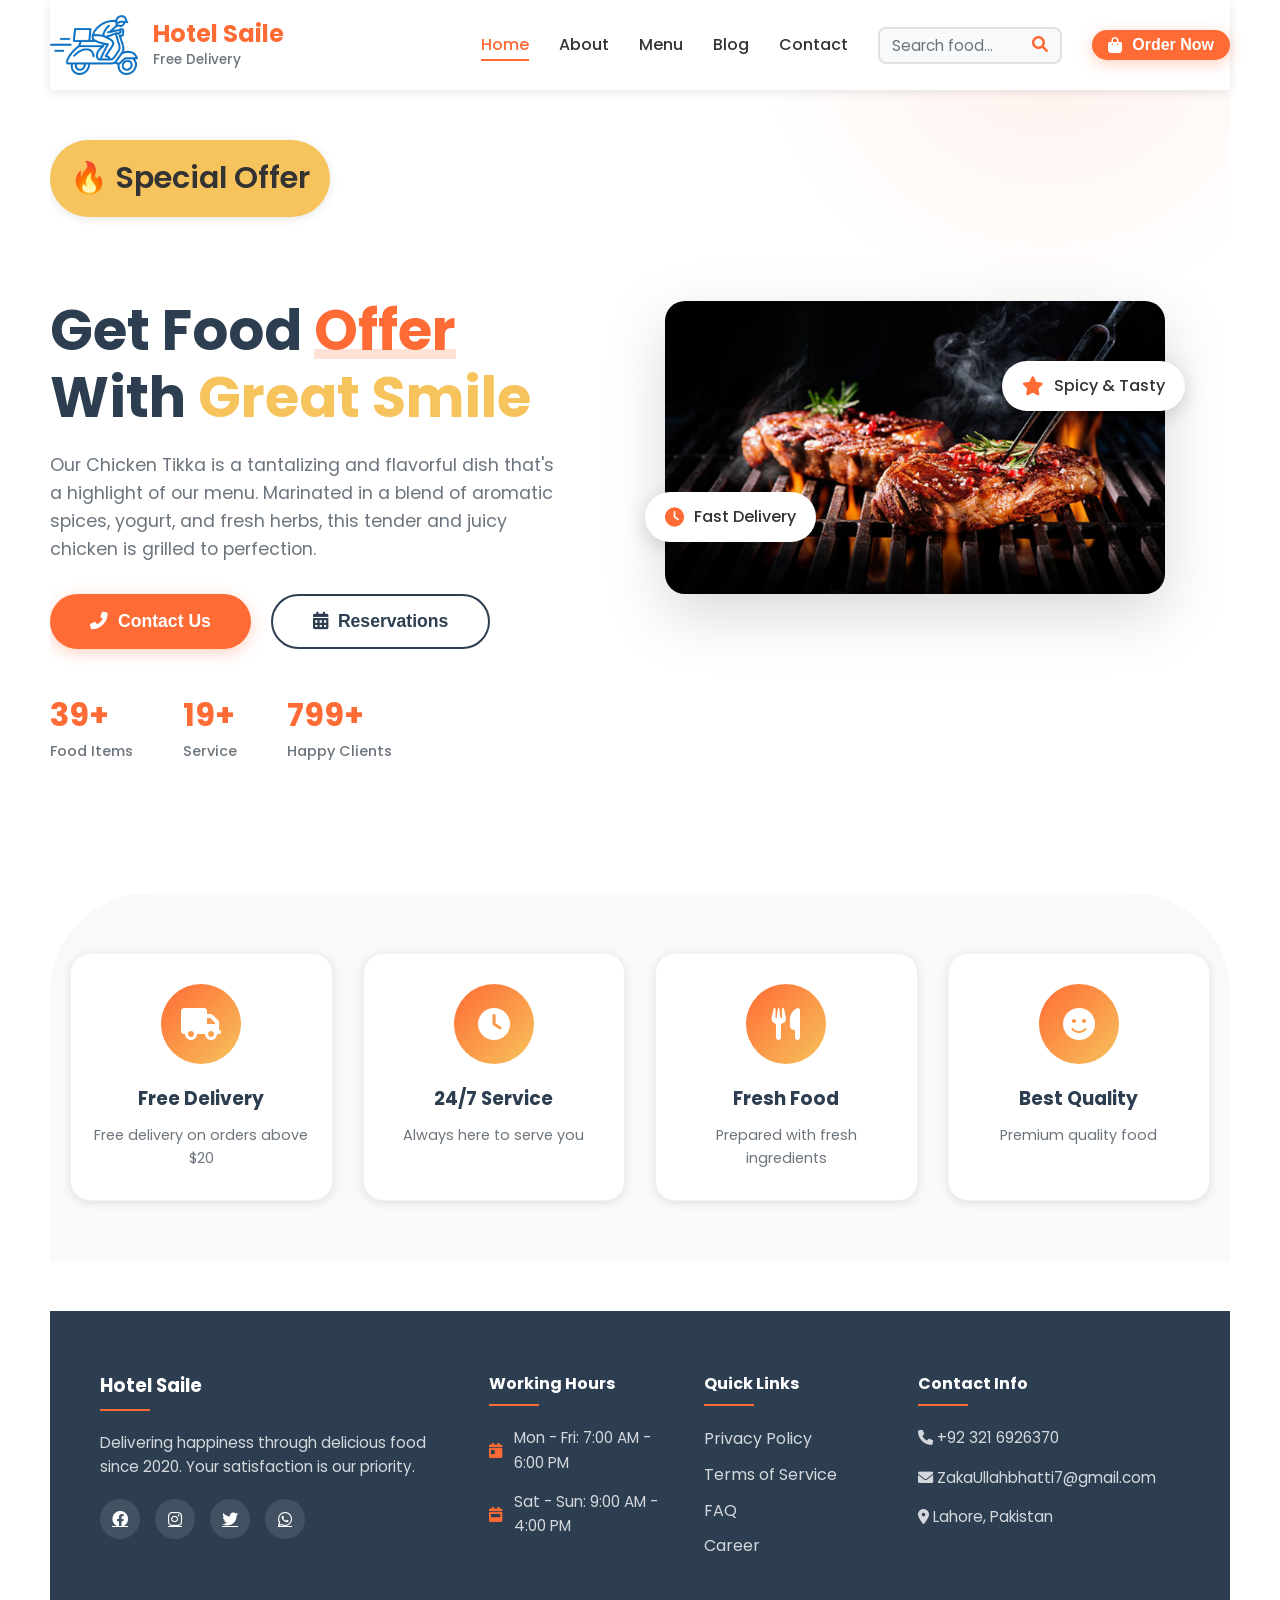
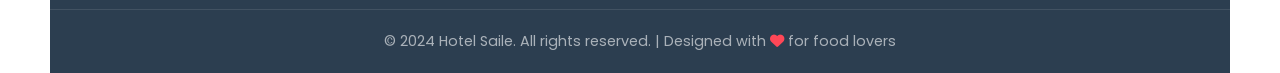
<file: index.html>
<!DOCTYPE html>
<html lang="en">
<head>
    <meta charset="UTF-8">
    <meta name="viewport" content="width=device-width, initial-scale=1.0">
    <title>Hotel Saile - Premium Fast Food</title>
    <link rel="stylesheet" href="css/style.css">
    <link rel="stylesheet" href="https://cdnjs.cloudflare.com/ajax/libs/font-awesome/6.0.0-beta3/css/all.min.css">
    <link href="https://fonts.googleapis.com/css2?family=Poppins:wght@300;400;500;600;700&display=swap" rel="stylesheet">
</head>
<body>
    <div class="container">
        <!-- Navigation Bar -->
        <nav class="navbar">
            <div class="logo">
                <img src="img/LOGO Food.png" alt="Hotel Saile" class="logo-img">
                <div class="logo-text-wrapper">
                    <h2 class="logo-title">Hotel Saile</h2>
                    <span class="logo-subtitle">Free Delivery</span>
                </div>
            </div>
            
            <div class="nav-toggle" id="navToggle">
                <i class="fas fa-bars"></i>
            </div>

            <div class="nav-menu" id="navMenu">
                <ul class="nav-lists">
                    <li class="active"><a href="index.html">Home</a></li>
                    <li><a href="About.html">About</a></li>
                    <li><a href="Menu.html">Menu</a></li>
                    <li><a href="Blog_page.html">Blog</a></li>
                    <li><a href="Contact.html">Contact</a></li>
                </ul>
                <div class="search-box">
                    <input type="text" id="globalSearch" placeholder="Search food...">
                    <button id="searchBtn" class="search-btn">
                        <i class="fas fa-search"></i>
                    </button>
                </div>
                <button class="btn-primary order-btn">
                    <i class="fas fa-shopping-bag"></i>
                    Order Now
                </button>
            </div>
        </nav>
      

        <!-- Hero Section -->
        <section class="hero-section">
            <div class="hero-content">
                <div class="hero-text">
                    <span class="badge">🔥 Special Offer</span>
                    <h1 class="hero-title">
                        Get Food <span class="highlight">Offer</span><br>
                        With <span class="highlight-alt">Great Smile</span>
                    </h1>
                    <p class="hero-description">
                        Our Chicken Tikka is a tantalizing and flavorful dish that's a highlight of our menu. 
                        Marinated in a blend of aromatic spices, yogurt, and fresh herbs, this tender and 
                        juicy chicken is grilled to perfection.
                    </p>
                    <div class="hero-buttons">
                        <button class="btn-primary btn-large">
                            <i class="fas fa-phone-alt"></i>
                            Contact Us
                        </button>
                        <button class="btn-secondary btn-large">
                            <i class="fas fa-calendar-alt"></i>
                            Reservations
                        </button>
                    </div>
                    <div class="hero-stats">
                        <div class="stat-item">
                            <span class="stat-number">50+</span>
                            <span class="stat-label">Food Items</span>
                        </div>
                        <div class="stat-item">
                            <span class="stat-number">24/7</span>
                            <span class="stat-label">Service</span>
                        </div>
                        <div class="stat-item">
                            <span class="stat-number">1000+</span>
                            <span class="stat-label">Happy Clients</span>
                        </div>
                    </div>
                </div>
                <div class="hero-image">
                    <div class="image-wrapper">
                        <img src="img/Chikan-Roosht.png" alt="Delicious Chicken Tikka" class="hero-img">
                        <div class="floating-card card-1">
                            <i class="fas fa-star"></i>
                            <span>Spicy & Tasty</span>
                        </div>
                        <div class="floating-card card-2">
                            <i class="fas fa-clock"></i>
                            <span>Fast Delivery</span>
                        </div>
                    </div>
                </div>
            </div>
        </section>
      
        <!-- Features Section -->
        <section class="features-section">
            <div class="features-grid">
                <div class="feature-card">
                    <div class="feature-icon">
                        <i class="fas fa-truck"></i>
                    </div>
                    <h3>Free Delivery</h3>
                    <p>Free delivery on orders above $20</p>
                </div>
                <div class="feature-card">
                    <div class="feature-icon">
                        <i class="fas fa-clock"></i>
                    </div>
                    <h3>24/7 Service</h3>
                    <p>Always here to serve you</p>
                </div>
                <div class="feature-card">
                    <div class="feature-icon">
                        <i class="fas fa-utensils"></i>
                    </div>
                    <h3>Fresh Food</h3>
                    <p>Prepared with fresh ingredients</p>
                </div>
                <div class="feature-card">
                    <div class="feature-icon">
                        <i class="fas fa-smile"></i>
                    </div>
                    <h3>Best Quality</h3>
                    <p>Premium quality food</p>
                </div>
            </div>
        </section>
      
        <!-- Footer -->
        <footer class="footer">
            <div class="footer-content">
                <div class="footer-section">
                    <h3>Hotel Saile</h3>
                    <p>Delivering happiness through delicious food since 2020. Your satisfaction is our priority.</p>
                    <div class="social-links">
                        <a href="#"><i class="fab fa-facebook"></i></a>
                        <a href="#"><i class="fab fa-instagram"></i></a>
                        <a href="#"><i class="fab fa-twitter"></i></a>
                        <a href="#"><i class="fab fa-whatsapp"></i></a>
                    </div>
                </div>
                
                <div class="footer-section">
                    <h4>Working Hours</h4>
                    <div class="working-hours">
                        <p><i class="fas fa-calendar-day"></i> Mon - Fri: 7:00 AM - 6:00 PM</p>
                        <p><i class="fas fa-calendar-week"></i> Sat - Sun: 9:00 AM - 4:00 PM</p>
                    </div>
                </div>
                
                <div class="footer-section">
                    <h4>Quick Links</h4>
                    <ul class="footer-links">
                        <li><a href="#">Privacy Policy</a></li>
                        <li><a href="#">Terms of Service</a></li>
                        <li><a href="#">FAQ</a></li>
                        <li><a href="#">Career</a></li>
                    </ul>
                </div>
                
                <div class="footer-section">
                    <h4>Contact Info</h4>
                    <p><i class="fas fa-phone"></i> +92 321 6926370</p>
                    <p><i class="fas fa-envelope"></i> ZakaUllahbhatti7@gmail.com</p>
                    <p><i class="fas fa-map-marker-alt"></i> Lahore, Pakistan</p>
                </div>
            </div>
            
            <div class="footer-bottom">
                <p>&copy; 2024 Hotel Saile. All rights reserved. | Designed with <i class="fas fa-heart"></i> for food lovers</p>
            </div>
        </footer>
     
        <!-- Order Modal -->
<div class="order-modal" id="orderModal">
    <div class="modal-content">
        <div class="modal-header">
            <h2><i class="fas fa-shopping-bag"></i> Your Orders</h2>
            <button class="modal-close"><i class="fas fa-times"></i></button>
        </div>
        
        <div class="modal-body">
            <!-- Order Tabs -->
            <div class="order-tabs">
                <button class="order-tab active" data-tab="cart">Cart <span class="cart-count">0</span></button>
                <button class="order-tab" data-tab="history">Order History</button>
                <button class="order-tab" data-tab="track">Track Order</button>
            </div>
            
            <!-- Cart Tab -->
            <div class="tab-content active" id="cartTab">
                <div class="cart-items">
                    <!-- Cart items will be added here dynamically -->
                </div>
                
                <div class="cart-summary">
                    <div class="summary-row">
                        <span>Subtotal:</span>
                        <span class="subtotal">$0.00</span>
                    </div>
                    <div class="summary-row">
                        <span>Delivery Fee:</span>
                        <span class="delivery-fee">$2.00</span>
                    </div>
                    <div class="summary-row">
                        <span>Tax (10%):</span>
                        <span class="tax">$0.00</span>
                    </div>
                    <div class="summary-row total">
                        <span>Total:</span>
                        <span class="total-amount">$0.00</span>
                    </div>
                </div>
                
                <div class="payment-methods">
                    <h3>Select Payment Method</h3>
                    <div class="payment-options">
                        <label class="payment-option">
                            <input type="radio" name="payment" value="cash" checked>
                            <i class="fas fa-money-bill-wave"></i>
                            <span>Cash on Delivery</span>
                        </label>
                        <label class="payment-option">
                            <input type="radio" name="payment" value="card">
                            <i class="fas fa-credit-card"></i>
                            <span>Credit Card</span>
                        </label>
                        <label class="payment-option">
                            <input type="radio" name="payment" value="easypaisa">
                            <i class="fas fa-mobile-alt"></i>
                            <span>Easypaisa</span>
                        </label>
                        <label class="payment-option">
                            <input type="radio" name="payment" value="jazzcash">
                            <i class="fas fa-wallet"></i>
                            <span>JazzCash</span>
                        </label>
                    </div>
                </div>
                
                <!-- Card Payment Form -->
                <div class="card-payment-form" id="cardPaymentForm" style="display: none;">
                    <h3>Card Details</h3>
                    <div class="form-group">
                        <input type="text" placeholder="Card Number" class="card-input">
                    </div>
                    <div class="form-row">
                        <div class="form-group">
                            <input type="text" placeholder="MM/YY" class="card-input">
                        </div>
                        <div class="form-group">
                            <input type="text" placeholder="CVV" class="card-input">
                        </div>
                    </div>
                    <div class="form-group">
                        <input type="text" placeholder="Cardholder Name" class="card-input">
                    </div>
                </div>
                
                <!-- Mobile Payment Form -->
                <div class="mobile-payment-form" id="mobilePaymentForm" style="display: none;">
                    <h3>Mobile Account Details</h3>
                    <div class="form-group">
                        <input type="text" placeholder="Mobile Number" class="mobile-input">
                    </div>
                    <div class="form-group">
                        <input type="text" placeholder="Account Holder Name" class="mobile-input">
                    </div>
                </div>
                
                <div class="modal-actions">
                    <button class="btn-secondary clear-cart">Clear Cart</button>
                    <button class="btn-primary checkout-btn">
                        <i class="fas fa-lock"></i>
                        Place Order
                    </button>
                </div>
            </div>
            
            <!-- Order History Tab -->
            <div class="tab-content" id="historyTab">
                <div class="order-history-list">
                    <!-- Order history will be added here dynamically -->
                </div>
            </div>
            
            <!-- Track Order Tab -->
            <div class="tab-content" id="trackTab">
                <div class="track-order">
                    <div class="track-input">
                        <input type="text" id="orderId" placeholder="Enter Order ID">
                        <button class="btn-primary track-btn">Track</button>
                    </div>
                    <div class="track-result"></div>
                </div>
            </div>
        </div>
    </div>
</div>


<!-- Order Success Modal -->
<div class="success-modal" id="successModal">
    <div class="success-content">
        <i class="fas fa-check-circle"></i>
        <h2>Order Placed Successfully!</h2>
        <p>Your order ID is: <span id="orderIdDisplay">#ORD001</span></p>
        <p>You can track your order in Order History</p>
        <button class="btn-primary close-success">Continue Shopping</button>
    </div>
</div>

    </div>

    <script src="JS/sacript.js"></script>
    <script src="JS/main.js"></script>
    <script src="https://unpkg.com/aos@2.3.1/dist/aos.js"></script>

<script>
AOS.init();
</script>


</body>
</html>
</file>
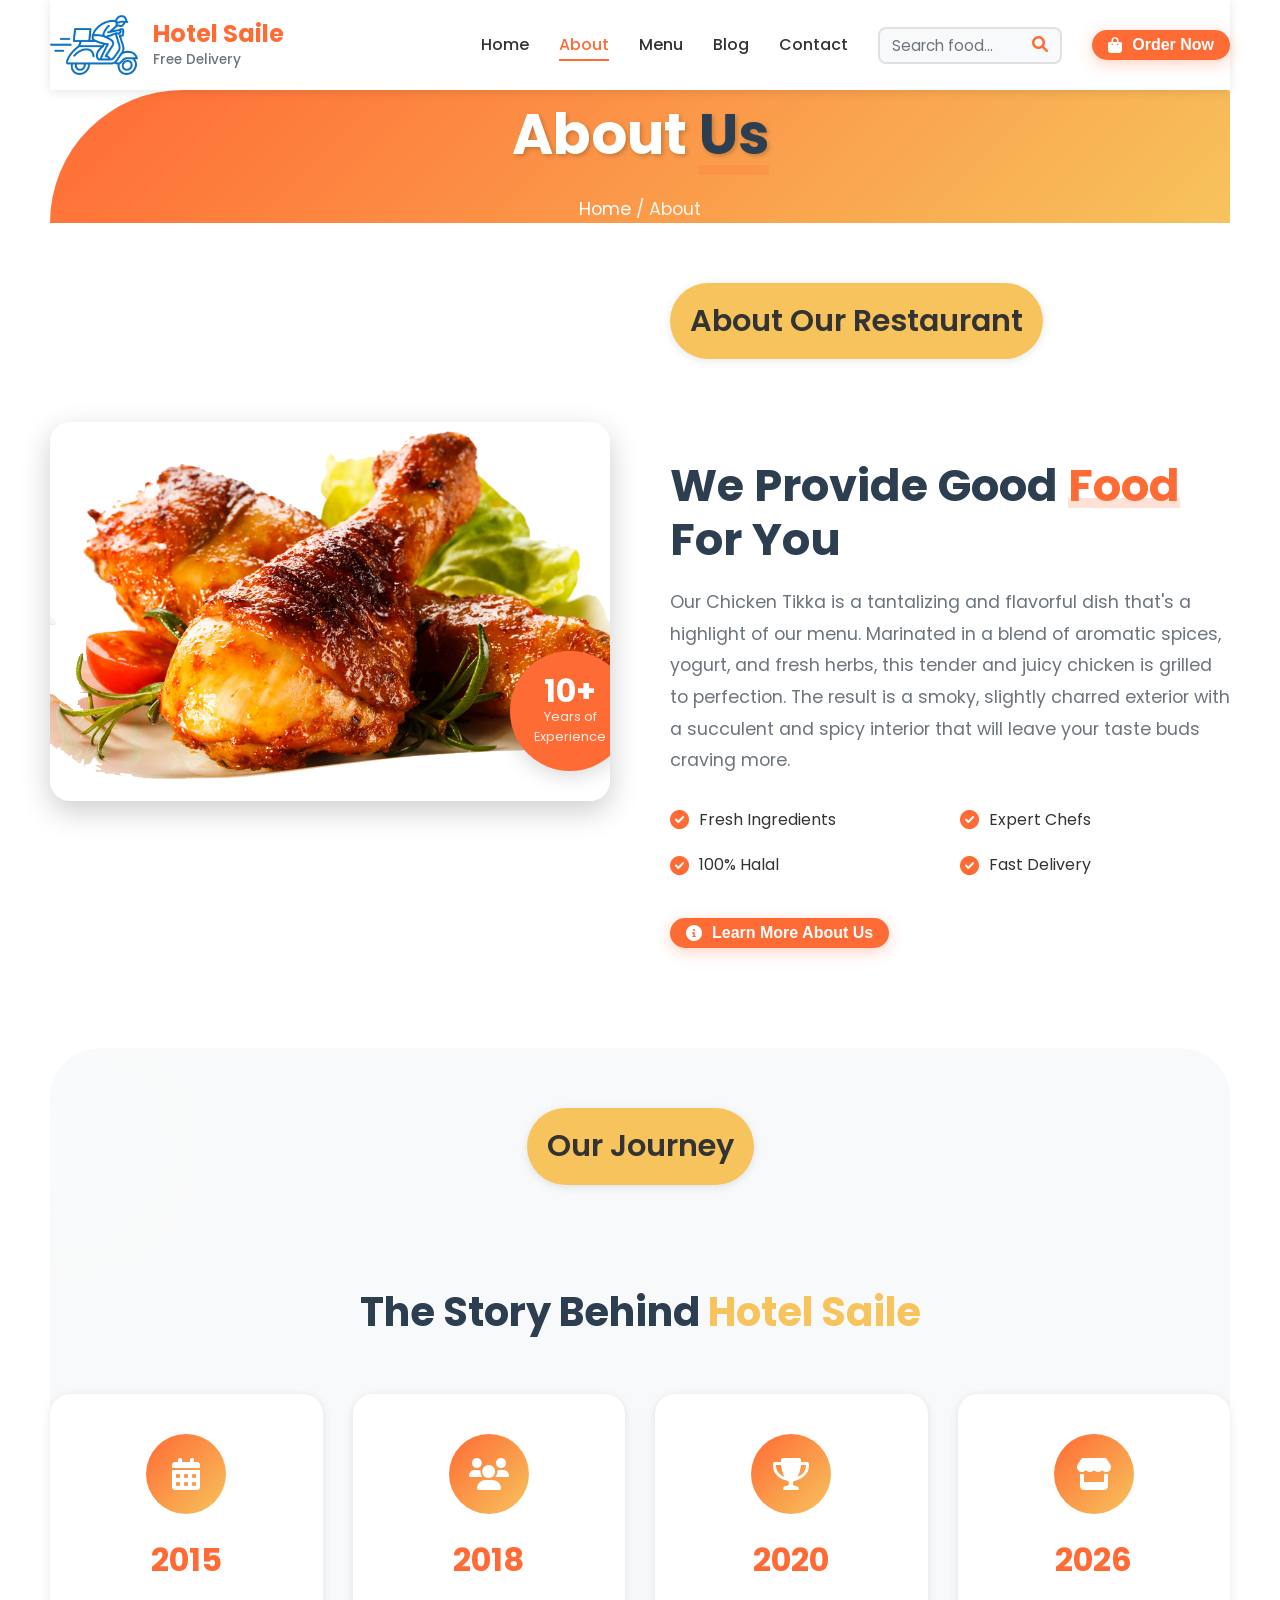
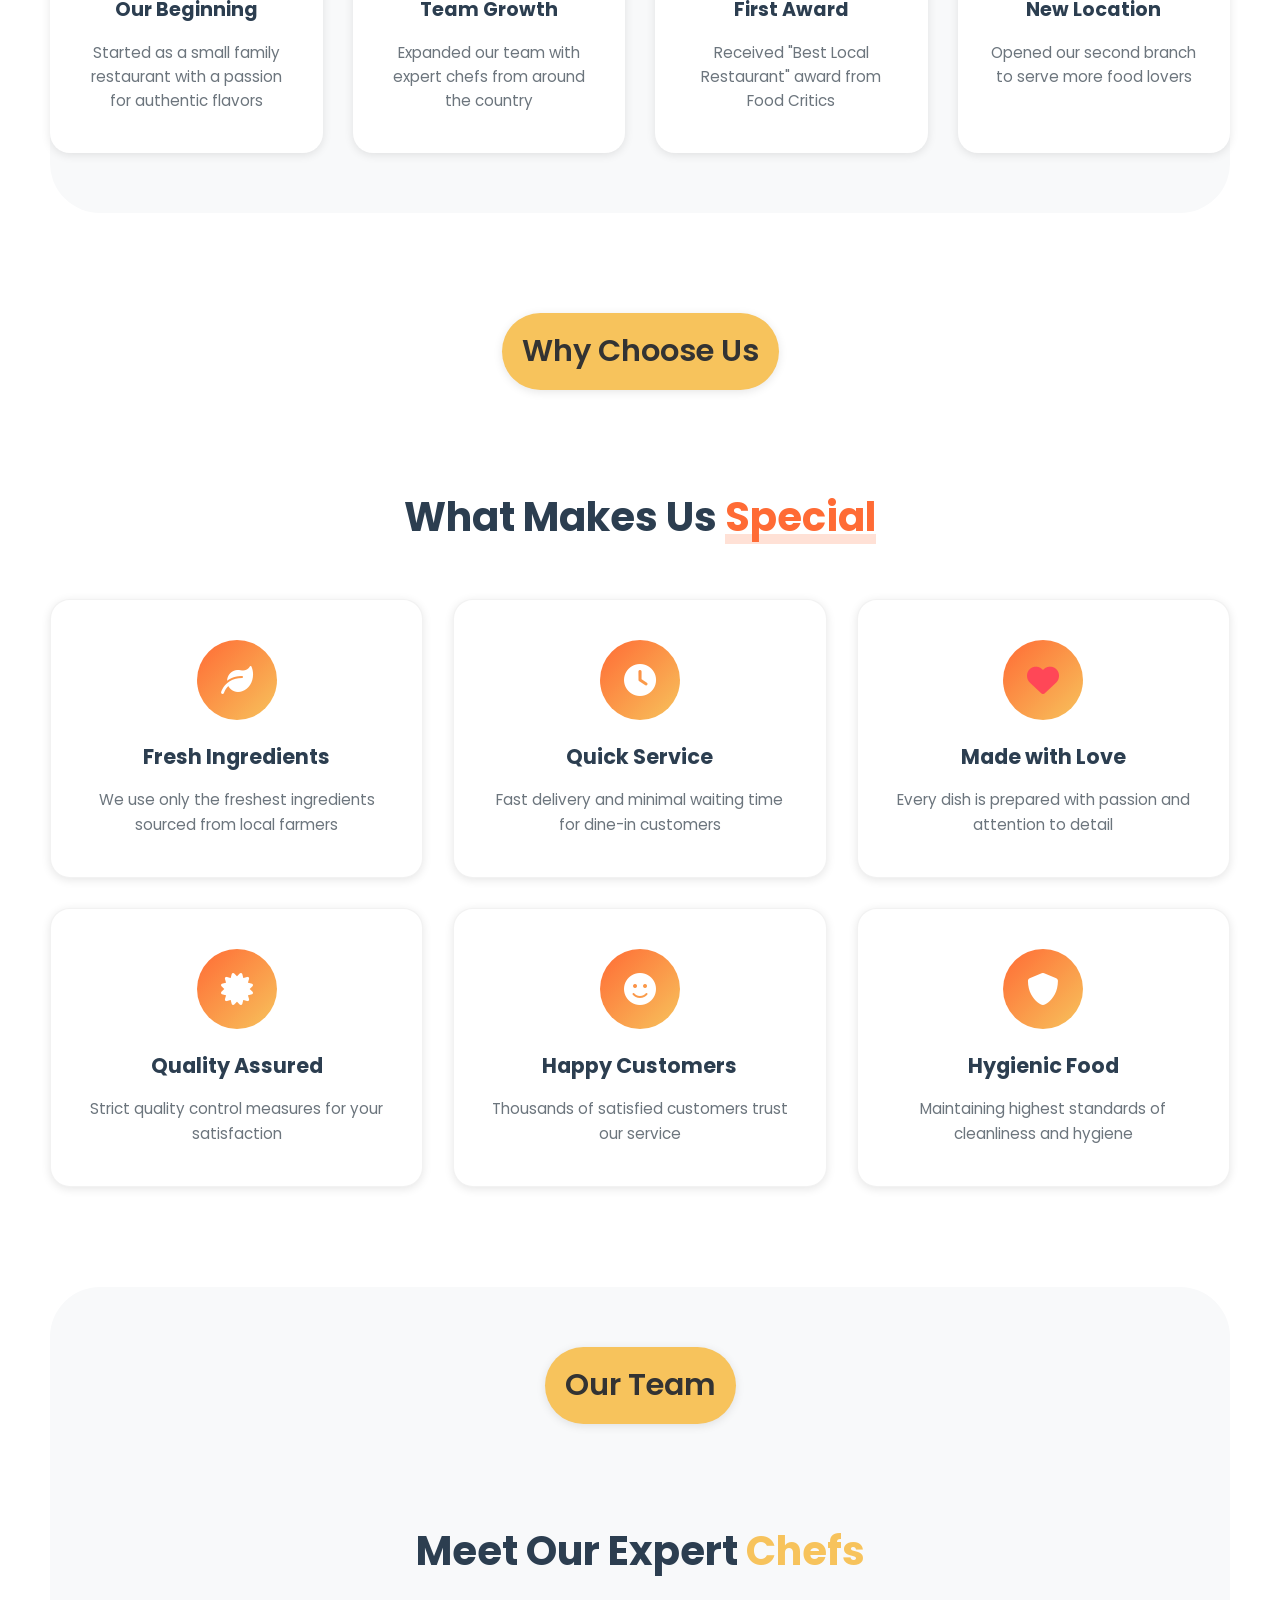
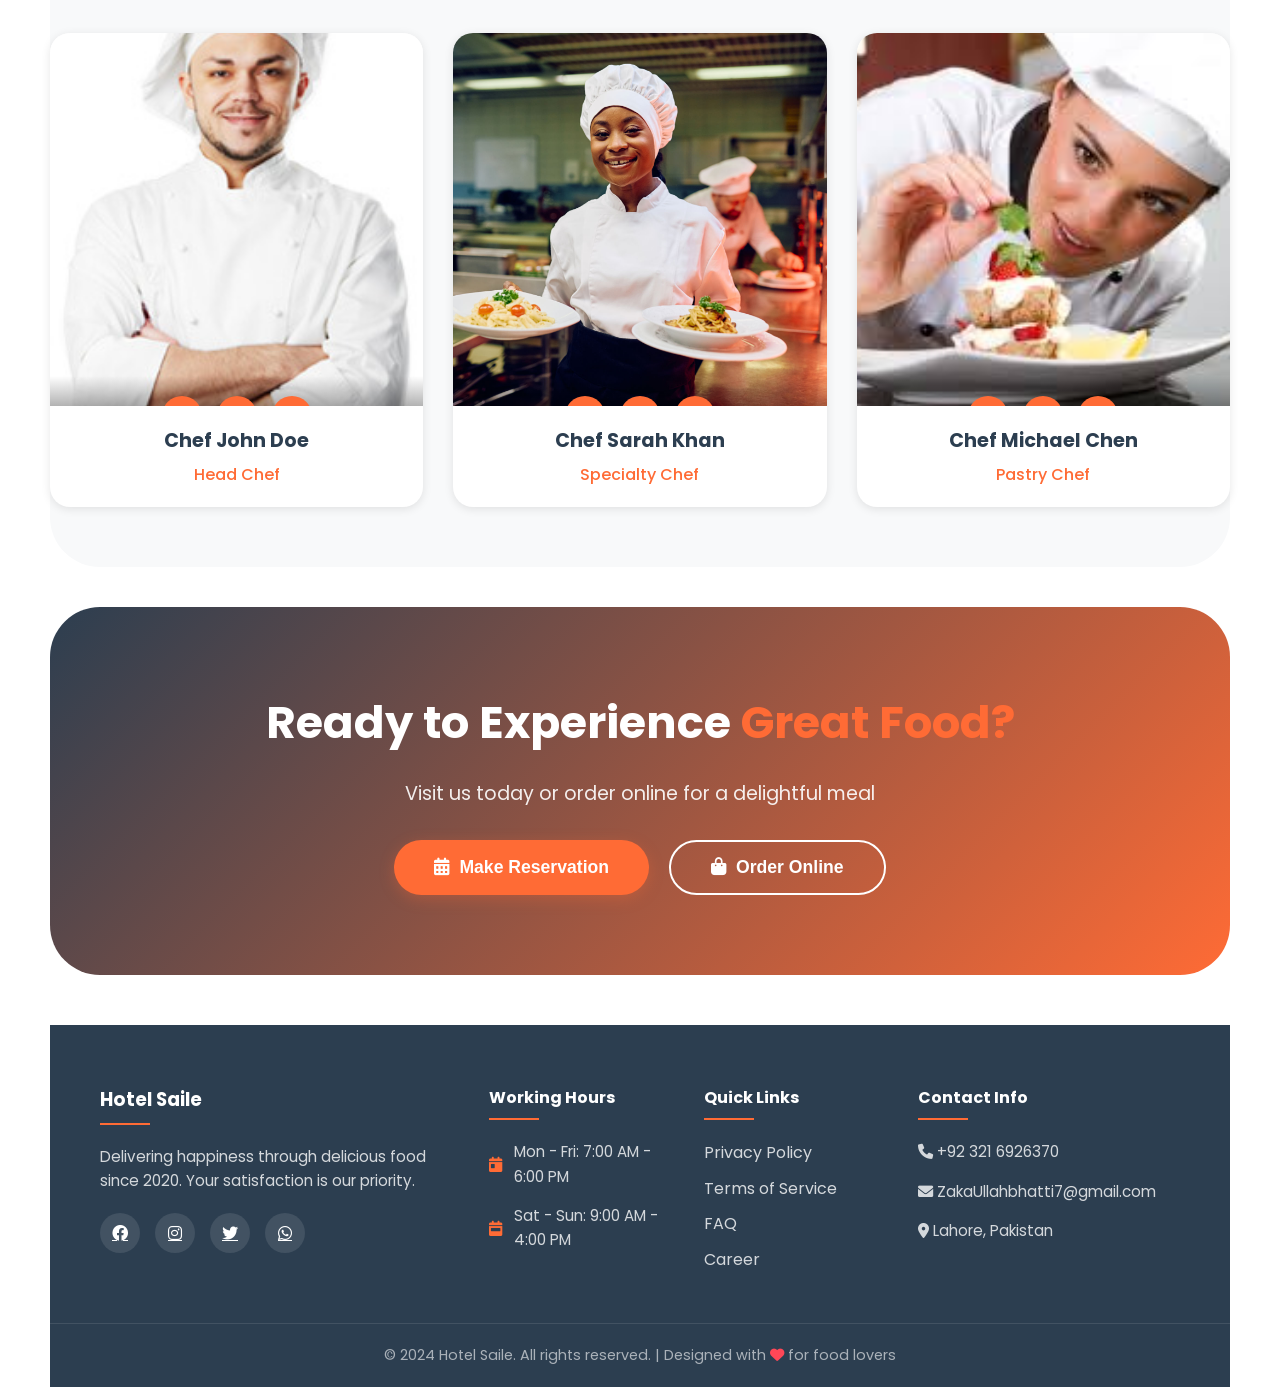
<file: About.html>
<!DOCTYPE html>
<html lang="en">
<head>
    <meta charset="UTF-8" />
    <meta name="viewport" content="width=device-width, initial-scale=1.0" />
    <title>Hotel Saile - About Us</title>
    <link rel="stylesheet" href="css/style.css"/>
    <link rel="stylesheet" href="https://cdnjs.cloudflare.com/ajax/libs/font-awesome/6.0.0-beta3/css/all.min.css">
    <link href="https://fonts.googleapis.com/css2?family=Poppins:wght@300;400;500;600;700&display=swap" rel="stylesheet">
</head>
<body>
    <div class="container">
        <!-- Navigation Bar (Same as Home Page) -->
        <nav class="navbar">
            <div class="logo">
                <img src="img/LOGO Food.png" alt="Hotel Saile" class="logo-img">
                <div class="logo-text-wrapper">
                    <h2 class="logo-title">Hotel Saile</h2>
                    <span class="logo-subtitle">Free Delivery</span>
                </div>
            </div>
            
            <div class="nav-toggle" id="navToggle">
                <i class="fas fa-bars"></i>
            </div>

            <div class="nav-menu" id="navMenu">
                <ul class="nav-lists">
                    <li><a href="index.html">Home</a></li>
                    <li class="active"><a href="About.html">About</a></li>
                    <li><a href="Menu.html">Menu</a></li>
                    <li><a href="Blog_page.html">Blog</a></li>
                    <li><a href="Contact.html">Contact</a></li>
                </ul>
                <div class="search-box">
                    <input type="text" id="globalSearch" placeholder="Search food...">
                    <button id="searchBtn" class="search-btn">
                        <i class="fas fa-search"></i>
                    </button>
                </div>
                <button class="btn-primary order-btn">
                    <i class="fas fa-shopping-bag"></i>
                    Order Now
                </button>
            </div>
        </nav>

        <!-- About Hero Section -->
        <section class="about-hero">
            <div class="about-header">
                <h1>About <span class="highlight">Us</span></h1>
                <div class="breadcrumb">
                    <a href="Indixs.html">Home</a> / <span>About</span>
                </div>
            </div>
        </section>

        <!-- About Content Section -->
        <section class="about-content">
            <div class="about-grid">
                <div class="about-image">
                    <div class="image-wrapper about-img-wrapper">
                        <img src="img/Chikan rost.png" alt="Delicious Chicken Tikka" class="about-img">
                        <div class="experience-badge">
                            <span class="years">10+</span>
                            <span class="text">Years of <br>Experience</span>
                        </div>
                    </div>
                </div>
                
                <div class="about-text">
                    <span class="badge">About Our Restaurant</span>
                    <h2>We Provide Good <span class="highlight">Food</span> For You</h2>
                    
                    <p class="about-description">
                        Our Chicken Tikka is a tantalizing and flavorful dish that's a highlight of our menu. 
                        Marinated in a blend of aromatic spices, yogurt, and fresh herbs, this tender and 
                        juicy chicken is grilled to perfection. The result is a smoky, slightly charred exterior 
                        with a succulent and spicy interior that will leave your taste buds craving more.
                    </p>

                    <div class="about-features">
                        <div class="feature-item">
                            <i class="fas fa-check-circle"></i>
                            <span>Fresh Ingredients</span>
                        </div>
                        <div class="feature-item">
                            <i class="fas fa-check-circle"></i>
                            <span>Expert Chefs</span>
                        </div>
                        <div class="feature-item">
                            <i class="fas fa-check-circle"></i>
                            <span>100% Halal</span>
                        </div>
                        <div class="feature-item">
                            <i class="fas fa-check-circle"></i>
                            <span>Fast Delivery</span>
                        </div>
                    </div>

                    <button class="btn-primary learn-more-btn">
                        <i class="fas fa-info-circle"></i>
                        Learn More About Us
                    </button>
                </div>
            </div>
        </section>

        <!-- Our Story Section -->
        <section class="story-section">
            <div class="story-header">
                <span class="badge">Our Journey</span>
                <h2>The Story Behind <span class="highlight-alt">Hotel Saile</span></h2>
            </div>
            
            <div class="story-grid">
                <div class="story-card">
                    <div class="story-icon">
                        <i class="fas fa-calendar-alt"></i>
                    </div>
                    <h3>2015</h3>
                    <h4>Our Beginning</h4>
                    <p>Started as a small family restaurant with a passion for authentic flavors</p>
                </div>
                
                <div class="story-card">
                    <div class="story-icon">
                        <i class="fas fa-users"></i>
                    </div>
                    <h3>2018</h3>
                    <h4>Team Growth</h4>
                    <p>Expanded our team with expert chefs from around the country</p>
                </div>
                
                <div class="story-card">
                    <div class="story-icon">
                        <i class="fas fa-trophy"></i>
                    </div>
                    <h3>2020</h3>
                    <h4>First Award</h4>
                    <p>Received "Best Local Restaurant" award from Food Critics</p>
                </div>
                
                <div class="story-card">
                    <div class="story-icon">
                        <i class="fas fa-store"></i>
                    </div>
                    <h3>2026</h3>
                    <h4>New Location</h4>
                    <p>Opened our second branch to serve more food lovers</p>
                </div>
            </div>
        </section>

        <!-- Why Choose Us Section -->
        <section class="why-choose-section">
            <div class="why-choose-header">
                <span class="badge">Why Choose Us</span>
                <h2>What Makes Us <span class="highlight">Special</span></h2>
            </div>
            
            <div class="why-choose-grid">
                <div class="why-card">
                    <div class="why-icon">
                        <i class="fas fa-leaf"></i>
                    </div>
                    <h3>Fresh Ingredients</h3>
                    <p>We use only the freshest ingredients sourced from local farmers</p>
                </div>
                
                <div class="why-card">
                    <div class="why-icon">
                        <i class="fas fa-clock"></i>
                    </div>
                    <h3>Quick Service</h3>
                    <p>Fast delivery and minimal waiting time for dine-in customers</p>
                </div>
                
                <div class="why-card">
                    <div class="why-icon">
                        <i class="fas fa-heart"></i>
                    </div>
                    <h3>Made with Love</h3>
                    <p>Every dish is prepared with passion and attention to detail</p>
                </div>
                
                <div class="why-card">
                    <div class="why-icon">
                        <i class="fas fa-certificate"></i>
                    </div>
                    <h3>Quality Assured</h3>
                    <p>Strict quality control measures for your satisfaction</p>
                </div>
                
                <div class="why-card">
                    <div class="why-icon">
                        <i class="fas fa-smile"></i>
                    </div>
                    <h3>Happy Customers</h3>
                    <p>Thousands of satisfied customers trust our service</p>
                </div>
                
                <div class="why-card">
                    <div class="why-icon">
                        <i class="fas fa-shield-alt"></i>
                    </div>
                    <h3>Hygienic Food</h3>
                    <p>Maintaining highest standards of cleanliness and hygiene</p>
                </div>
            </div>
        </section>

        <!-- Team Section -->
        <section class="team-section">
            <div class="team-header">
                <span class="badge">Our Team</span>
                <h2>Meet Our Expert <span class="highlight-alt">Chefs</span></h2>
            </div>
            
            <div class="team-grid">
                <div class="team-card">
                    <div class="team-image">
                        <img src="img/chef1.jpg" alt="Chef John" onerror="this.src='https://via.placeholder.com/300x300?text=Chef'">
                        <div class="team-social">
                            <a href="#"><i class="fab fa-facebook"></i></a>
                            <a href="#"><i class="fab fa-instagram"></i></a>
                            <a href="#"><i class="fab fa-twitter"></i></a>
                        </div>
                    </div>
                    <div class="team-info">
                        <h3>Chef John Doe</h3>
                        <p>Head Chef</p>
                    </div>
                </div>
                
                <div class="team-card">
                    <div class="team-image">
                        <img src="img/chef2.jpg" alt="Chef Sarah" onerror="this.src='https://via.placeholder.com/300x300?text=Chef'">
                        <div class="team-social">
                            <a href="#"><i class="fab fa-facebook"></i></a>
                            <a href="#"><i class="fab fa-instagram"></i></a>
                            <a href="#"><i class="fab fa-twitter"></i></a>
                        </div>
                    </div>
                    <div class="team-info">
                        <h3>Chef Sarah Khan</h3>
                        <p>Specialty Chef</p>
                    </div>
                </div>
                
                <div class="team-card">
                    <div class="team-image">
                        <img src="img/chef3.jpg" alt="Chef Michael" onerror="this.src='https://via.placeholder.com/300x300?text=Chef'">
                        <div class="team-social">
                            <a href="#"><i class="fab fa-facebook"></i></a>
                            <a href="#"><i class="fab fa-instagram"></i></a>
                            <a href="#"><i class="fab fa-twitter"></i></a>
                        </div>
                    </div>
                    <div class="team-info">
                        <h3>Chef Michael Chen</h3>
                        <p>Pastry Chef</p>
                    </div>
                </div>
            </div>
        </section>

        <!-- Call to Action -->
        <section class="cta-section">
            <div class="cta-content">
                <h2>Ready to Experience <span class="highlight">Great Food?</span></h2>
                <p>Visit us today or order online for a delightful meal</p>
                <div class="cta-buttons">
                    <button class="btn-primary btn-large">
                        <i class="fas fa-calendar-alt"></i>
                        Make Reservation
                    </button>
                    <button class="btn-secondary btn-large">
                        <i class="fas fa-shopping-bag"></i>
                        Order Online
                    </button>
                </div>
            </div>
        </section>

        <!-- Footer (Same as Home Page) -->
        <footer class="footer">
            <div class="footer-content">
                <div class="footer-section">
                    <h3>Hotel Saile</h3>
                    <p>Delivering happiness through delicious food since 2020. Your satisfaction is our priority.</p>
                    <div class="social-links">
                        <a href="#"><i class="fab fa-facebook"></i></a>
                        <a href="#"><i class="fab fa-instagram"></i></a>
                        <a href="#"><i class="fab fa-twitter"></i></a>
                        <a href="#"><i class="fab fa-whatsapp"></i></a>
                    </div>
                </div>
                
                <div class="footer-section">
                    <h4>Working Hours</h4>
                    <div class="working-hours">
                        <p><i class="fas fa-calendar-day"></i> Mon - Fri: 7:00 AM - 6:00 PM</p>
                        <p><i class="fas fa-calendar-week"></i> Sat - Sun: 9:00 AM - 4:00 PM</p>
                    </div>
                </div>
                
                <div class="footer-section">
                    <h4>Quick Links</h4>
                    <ul class="footer-links">
                        <li><a href="#">Privacy Policy</a></li>
                        <li><a href="#">Terms of Service</a></li>
                        <li><a href="#">FAQ</a></li>
                        <li><a href="#">Career</a></li>
                    </ul>
                </div>
                
                <div class="footer-section">
                    <h4>Contact Info</h4>
                    <p><i class="fas fa-phone"></i> +92 321 6926370</p>
                    <p><i class="fas fa-envelope"></i> ZakaUllahbhatti7@gmail.com</p>
                    <p><i class="fas fa-map-marker-alt"></i> Lahore, Pakistan</p>
                </div>
            </div>
            
            <div class="footer-bottom">
                <p>&copy; 2024 Hotel Saile. All rights reserved. | Designed with <i class="fas fa-heart"></i> for food lovers</p>
            </div>
        </footer>
    </div>
    <!-- Order Modal -->
    <div class="order-modal" id="orderModal">
        <div class="modal-content">
            <div class="modal-header">
                <h2><i class="fas fa-shopping-bag"></i> Your Orders</h2>
                <button class="modal-close"><i class="fas fa-times"></i></button>
            </div>
            
            <div class="modal-body">
                <!-- Order Tabs -->
                <div class="order-tabs">
                    <button class="order-tab active" data-tab="cart">Cart <span class="cart-count">0</span></button>
                    <button class="order-tab" data-tab="history">Order History</button>
                    <button class="order-tab" data-tab="track">Track Order</button>
                </div>
                
                <!-- Cart Tab -->
                <div class="tab-content active" id="cartTab">
                    <div class="cart-items">
                        <!-- Cart items will be added here dynamically -->
                    </div>
                    
                    <div class="cart-summary">
                        <div class="summary-row">
                            <span>Subtotal:</span>
                            <span class="subtotal">$0.00</span>
                        </div>
                        <div class="summary-row">
                            <span>Delivery Fee:</span>
                            <span class="delivery-fee">$2.00</span>
                        </div>
                        <div class="summary-row">
                            <span>Tax (10%):</span>
                            <span class="tax">$0.00</span>
                        </div>
                        <div class="summary-row total">
                            <span>Total:</span>
                            <span class="total-amount">$0.00</span>
                        </div>
                    </div>
                    
                    <div class="payment-methods">
                        <h3>Select Payment Method</h3>
                        <div class="payment-options">
                            <label class="payment-option">
                                <input type="radio" name="payment" value="cash" checked>
                                <i class="fas fa-money-bill-wave"></i>
                                <span>Cash on Delivery</span>
                            </label>
                            <label class="payment-option">
                                <input type="radio" name="payment" value="card">
                                <i class="fas fa-credit-card"></i>
                                <span>Credit Card</span>
                            </label>
                            <label class="payment-option">
                                <input type="radio" name="payment" value="easypaisa">
                                <i class="fas fa-mobile-alt"></i>
                                <span>Easypaisa</span>
                            </label>
                            <label class="payment-option">
                                <input type="radio" name="payment" value="jazzcash">
                                <i class="fas fa-wallet"></i>
                                <span>JazzCash</span>
                            </label>
                        </div>
                    </div>
                    
                    <!-- Card Payment Form -->
                    <div class="card-payment-form" id="cardPaymentForm" style="display: none;">
                        <h3>Card Details</h3>
                        <div class="form-group">
                            <input type="text" placeholder="Card Number" class="card-input">
                        </div>
                        <div class="form-row">
                            <div class="form-group">
                                <input type="text" placeholder="MM/YY" class="card-input">
                            </div>
                            <div class="form-group">
                                <input type="text" placeholder="CVV" class="card-input">
                            </div>
                        </div>
                        <div class="form-group">
                            <input type="text" placeholder="Cardholder Name" class="card-input">
                        </div>
                    </div>
                    
                    <!-- Mobile Payment Form -->
                    <div class="mobile-payment-form" id="mobilePaymentForm" style="display: none;">
                        <h3>Mobile Account Details</h3>
                        <div class="form-group">
                            <input type="text" placeholder="Mobile Number" class="mobile-input">
                        </div>
                        <div class="form-group">
                            <input type="text" placeholder="Account Holder Name" class="mobile-input">
                        </div>
                    </div>
                    
                    <div class="modal-actions">
                        <button class="btn-secondary clear-cart">Clear Cart</button>
                        <button class="btn-primary checkout-btn">
                            <i class="fas fa-lock"></i>
                            Place Order
                        </button>
                    </div>
                </div>
                
                <!-- Order History Tab -->
                <div class="tab-content" id="historyTab">
                    <div class="order-history-list">
                        <!-- Order history will be added here dynamically -->
                    </div>
                </div>
                
                <!-- Track Order Tab -->
                <div class="tab-content" id="trackTab">
                    <div class="track-order">
                        <div class="track-input">
                            <input type="text" id="orderId" placeholder="Enter Order ID">
                            <button class="btn-primary track-btn">Track</button>
                        </div>
                        <div class="track-result"></div>
                    </div>
                </div>
            </div>
        </div>
    </div>
    
    <!-- Order Success Modal -->
    <div class="success-modal" id="successModal">
        <div class="success-content">
            <i class="fas fa-check-circle"></i>
            <h2>Order Placed Successfully!</h2>
            <p>Your order ID is: <span id="orderIdDisplay">#ORD001</span></p>
            <p>You can track your order in Order History</p>
            <button class="btn-primary close-success">Continue Shopping</button>
        </div>
    </div>

    <script src="JS/main.js"></script>
    <script src="JS/sacript.js"></script>

</body>
</html>
</file>
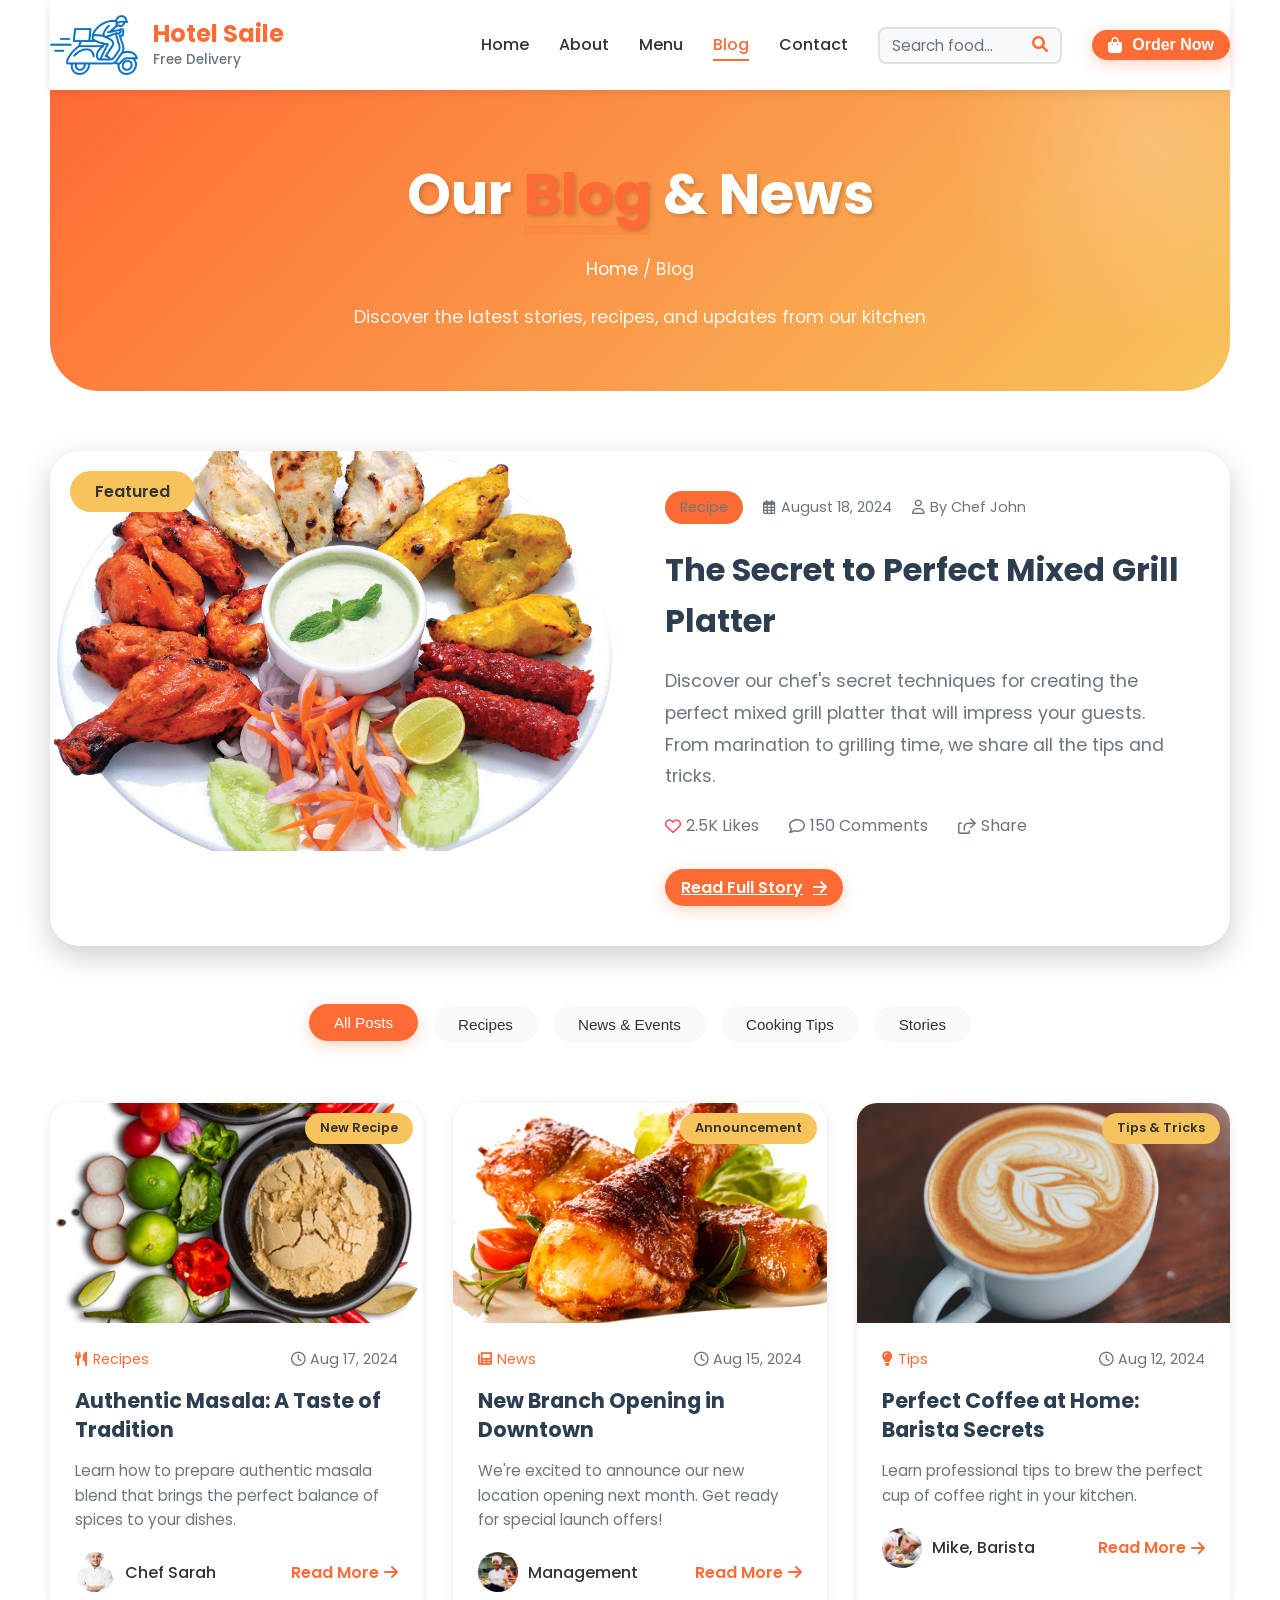
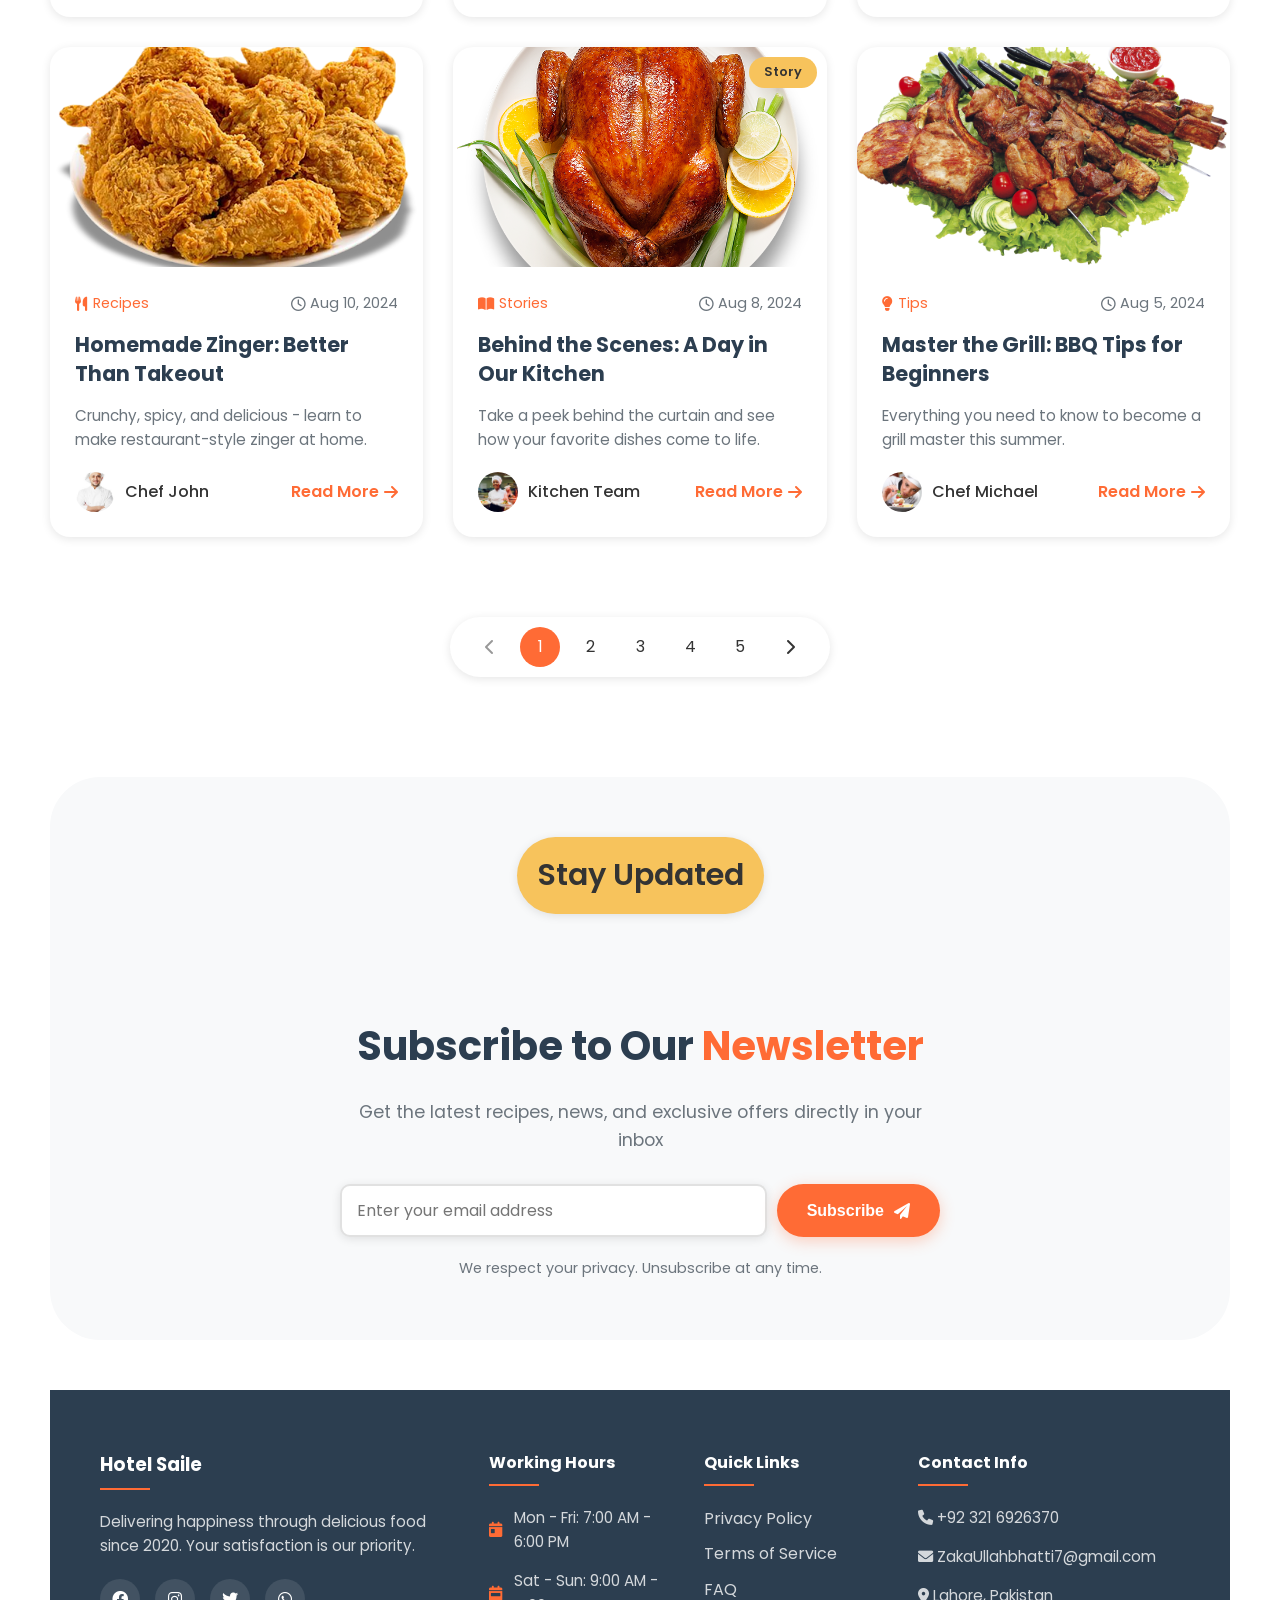
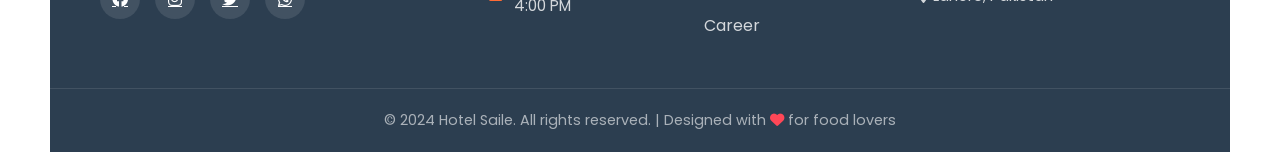
<file: Blog_page.html>
<!DOCTYPE html>
<html lang="en">
<head>
    <meta charset="UTF-8">
    <meta name="viewport" content="width=device-width, initial-scale=1.0">
    <title>Hotel Saile - Blog & News</title>
    <link rel="stylesheet" href="css/style.css">
    <link rel="stylesheet" href="https://cdnjs.cloudflare.com/ajax/libs/font-awesome/6.0.0-beta3/css/all.min.css">
    <link href="https://fonts.googleapis.com/css2?family=Poppins:wght@300;400;500;600;700&display=swap" rel="stylesheet">
</head>
<body>
    <div class="container">
        <!-- Navigation Bar -->
        <nav class="navbar">
            <div class="logo">
                <img src="img/LOGO Food.png" alt="Hotel Saile" class="logo-img">
                <div class="logo-text-wrapper">
                    <h2 class="logo-title">Hotel Saile</h2>
                    <span class="logo-subtitle">Free Delivery</span>
                </div>
            </div>
            
            <div class="nav-toggle" id="navToggle">
                <i class="fas fa-bars"></i>
            </div>

            <div class="nav-menu" id="navMenu">
                <ul class="nav-lists">
                    <li><a href="index.html">Home</a></li>
                    <li><a href="About.html">About</a></li>
                    <li><a href="Menu.html">Menu</a></li>
                    <li class="active"><a href="Blog_page.html">Blog</a></li>
                    <li><a href="Contact.html">Contact</a></li>
                </ul>
                <div class="search-box">
                    <input type="text" id="globalSearch" placeholder="Search food...">
                    <button id="searchBtn" class="search-btn">
                        <i class="fas fa-search"></i>
                    </button>
                </div>
                <button class="btn-primary order-btn">
                    <i class="fas fa-shopping-bag"></i>
                    Order Now
                </button>
            </div>
        </nav>

        <!-- Blog Hero Section -->
        <section class="blog-hero">
            <div class="blog-header">
                <h1>Our <span class="highlight">Blog</span> & News</h1>
                <div class="breadcrumb">
                    <a href="Indixs.html">Home</a> / <span>Blog</span>
                </div>
                <p class="blog-intro">Discover the latest stories, recipes, and updates from our kitchen</p>
            </div>
        </section>

        <!-- Featured Post -->
        <section class="featured-post">
            <div class="featured-grid">
                <div class="featured-image">
                    <img src="img/Mix dish.png" alt="Featured Dish">
                    <div class="featured-badge">Featured</div>
                </div>
                <div class="featured-content">
                    <div class="post-meta">
                        <span class="post-category">Recipe</span>
                        <span class="post-date"><i class="far fa-calendar-alt"></i> August 18, 2024</span>
                        <span class="post-author"><i class="far fa-user"></i> By Chef John</span>
                    </div>
                    <h2>The Secret to Perfect Mixed Grill Platter</h2>
                    <p class="post-excerpt">Discover our chef's secret techniques for creating the perfect mixed grill platter that will impress your guests. From marination to grilling time, we share all the tips and tricks.</p>
                    <div class="post-stats">
                        <span><i class="far fa-heart"></i> 2.5K Likes</span>
                        <span><i class="far fa-comment"></i> 150 Comments</span>
                        <span><i class="far fa-share-square"></i> Share</span>
                    </div>
                    <a href="#" class="btn-primary">Read Full Story <i class="fas fa-arrow-right"></i></a>
                </div>
            </div>
        </section>

        <!-- Blog Categories -->
        <section class="blog-categories">
            <div class="categories-wrapper">
                <button class="category-btn active" data-category="all">All Posts</button>
                <button class="category-btn" data-category="recipes">Recipes</button>
                <button class="category-btn" data-category="news">News & Events</button>
                <button class="category-btn" data-category="tips">Cooking Tips</button>
                <button class="category-btn" data-category="stories">Stories</button>
            </div>
        </section>

        <!-- Blog Posts Grid -->
        <section class="blog-posts-section">
            <div class="blog-grid">
                <!-- Post 1 -->
                <article class="blog-card" data-category="recipes">
                    <div class="blog-card-image">
                        <img src="img/Misala.png" alt="Masala Recipe">
                        <div class="blog-card-badge">New Recipe</div>
                    </div>
                    <div class="blog-card-content">
                        <div class="blog-meta">
                            <span class="blog-category"><i class="fas fa-utensils"></i> Recipes</span>
                            <span class="blog-date"><i class="far fa-clock"></i> Aug 17, 2024</span>
                        </div>
                        <h3>Authentic Masala: A Taste of Tradition</h3>
                        <p>Learn how to prepare authentic masala blend that brings the perfect balance of spices to your dishes.</p>
                        <div class="blog-footer">
                            <div class="blog-author">
                                <img src="img/chef1.jpg" alt="Author" onerror="this.src='https://via.placeholder.com/40x40?text=Chef'">
                                <span>Chef Sarah</span>
                            </div>
                            <a href="#" class="read-more">Read More <i class="fas fa-arrow-right"></i></a>
                        </div>
                    </div>
                </article>

                <!-- Post 2 -->
                <article class="blog-card" data-category="news">
                    <div class="blog-card-image">
                        <img src="img/Chikan rost.png" alt="Restaurant News">
                        <div class="blog-card-badge">Announcement</div>
                    </div>
                    <div class="blog-card-content">
                        <div class="blog-meta">
                            <span class="blog-category"><i class="fas fa-newspaper"></i> News</span>
                            <span class="blog-date"><i class="far fa-clock"></i> Aug 15, 2024</span>
                        </div>
                        <h3>New Branch Opening in Downtown</h3>
                        <p>We're excited to announce our new location opening next month. Get ready for special launch offers!</p>
                        <div class="blog-footer">
                            <div class="blog-author">
                                <img src="img/chef2.jpg" alt="Author" onerror="this.src='https://via.placeholder.com/40x40?text=Admin'">
                                <span>Management</span>
                            </div>
                            <a href="#" class="read-more">Read More <i class="fas fa-arrow-right"></i></a>
                        </div>
                    </div>
                </article>

                <!-- Post 3 -->
                <article class="blog-card" data-category="tips">
                    <div class="blog-card-image">
                        <img src="img/coffee.jpg" alt="Coffee Tips">
                        <div class="blog-card-badge">Tips & Tricks</div>
                    </div>
                    <div class="blog-card-content">
                        <div class="blog-meta">
                            <span class="blog-category"><i class="fas fa-lightbulb"></i> Tips</span>
                            <span class="blog-date"><i class="far fa-clock"></i> Aug 12, 2024</span>
                        </div>
                        <h3>Perfect Coffee at Home: Barista Secrets</h3>
                        <p>Learn professional tips to brew the perfect cup of coffee right in your kitchen.</p>
                        <div class="blog-footer">
                            <div class="blog-author">
                                <img src="img/chef3.jpg" alt="Author" onerror="this.src='https://via.placeholder.com/40x40?text=Barista'">
                                <span>Mike, Barista</span>
                            </div>
                            <a href="#" class="read-more">Read More <i class="fas fa-arrow-right"></i></a>
                        </div>
                    </div>
                </article>

                <!-- Post 4 -->
                <article class="blog-card" data-category="recipes">
                    <div class="blog-card-image">
                        <img src="img/Zingar Chikan.png" alt="Zinger Recipe">
                    </div>
                    <div class="blog-card-content">
                        <div class="blog-meta">
                            <span class="blog-category"><i class="fas fa-utensils"></i> Recipes</span>
                            <span class="blog-date"><i class="far fa-clock"></i> Aug 10, 2024</span>
                        </div>
                        <h3>Homemade Zinger: Better Than Takeout</h3>
                        <p>Crunchy, spicy, and delicious - learn to make restaurant-style zinger at home.</p>
                        <div class="blog-footer">
                            <div class="blog-author">
                                <img src="img/chef1.jpg" alt="Author" onerror="this.src='https://via.placeholder.com/40x40?text=Chef'">
                                <span>Chef John</span>
                            </div>
                            <a href="#" class="read-more">Read More <i class="fas fa-arrow-right"></i></a>
                        </div>
                    </div>
                </article>

                <!-- Post 5 -->
                <article class="blog-card" data-category="stories">
                    <div class="blog-card-image">
                        <img src="img/Shagi full.png" alt="Kitchen Story">
                        <div class="blog-card-badge">Story</div>
                    </div>
                    <div class="blog-card-content">
                        <div class="blog-meta">
                            <span class="blog-category"><i class="fas fa-book-open"></i> Stories</span>
                            <span class="blog-date"><i class="far fa-clock"></i> Aug 8, 2024</span>
                        </div>
                        <h3>Behind the Scenes: A Day in Our Kitchen</h3>
                        <p>Take a peek behind the curtain and see how your favorite dishes come to life.</p>
                        <div class="blog-footer">
                            <div class="blog-author">
                                <img src="img/chef2.jpg" alt="Author" onerror="this.src='https://via.placeholder.com/40x40?text=Team'">
                                <span>Kitchen Team</span>
                            </div>
                            <a href="#" class="read-more">Read More <i class="fas fa-arrow-right"></i></a>
                        </div>
                    </div>
                </article>

                <!-- Post 6 -->
                <article class="blog-card" data-category="tips">
                    <div class="blog-card-image">
                        <img src="img/Kabab_and_Chikan.png" alt="Grilling Tips">
                    </div>
                    <div class="blog-card-content">
                        <div class="blog-meta">
                            <span class="blog-category"><i class="fas fa-lightbulb"></i> Tips</span>
                            <span class="blog-date"><i class="far fa-clock"></i> Aug 5, 2024</span>
                        </div>
                        <h3>Master the Grill: BBQ Tips for Beginners</h3>
                        <p>Everything you need to know to become a grill master this summer.</p>
                        <div class="blog-footer">
                            <div class="blog-author">
                                <img src="img/chef3.jpg" alt="Author" onerror="this.src='https://via.placeholder.com/40x40?text=Chef'">
                                <span>Chef Michael</span>
                            </div>
                            <a href="#" class="read-more">Read More <i class="fas fa-arrow-right"></i></a>
                        </div>
                    </div>
                </article>
            </div>
        </section>

        <!-- Pagination -->
        <section class="pagination-section">
            <div class="pagination">
                <a href="#" class="page-link disabled"><i class="fas fa-chevron-left"></i></a>
                <a href="#" class="page-link active">1</a>
                <a href="#" class="page-link">2</a>
                <a href="#" class="page-link">3</a>
                <a href="#" class="page-link">4</a>
                <a href="#" class="page-link">5</a>
                <a href="#" class="page-link"><i class="fas fa-chevron-right"></i></a>
            </div>
        </section>

        <!-- Newsletter Section -->
        <section class="newsletter-section">
            <div class="newsletter-content">
                <span class="badge">Stay Updated</span>
                <h2>Subscribe to Our <span class="highlight">Newsletter</span></h2>
                <p>Get the latest recipes, news, and exclusive offers directly in your inbox</p>
                
                <form class="newsletter-form" id="newsletterForm">
                    <div class="form-group">
                        <input type="email" placeholder="Enter your email address" required>
                        <button type="submit" class="btn-primary">Subscribe <i class="fas fa-paper-plane"></i></button>
                    </div>
                    <small>We respect your privacy. Unsubscribe at any time.</small>
                </form>
            </div>
        </section>

        <!-- Footer -->
        <footer class="footer">
            <div class="footer-content">
                <div class="footer-section">
                    <h3>Hotel Saile</h3>
                    <p>Delivering happiness through delicious food since 2020. Your satisfaction is our priority.</p>
                    <div class="social-links">
                        <a href="#"><i class="fab fa-facebook"></i></a>
                        <a href="#"><i class="fab fa-instagram"></i></a>
                        <a href="#"><i class="fab fa-twitter"></i></a>
                        <a href="#"><i class="fab fa-whatsapp"></i></a>
                    </div>
                </div>
                
                <div class="footer-section">
                    <h4>Working Hours</h4>
                    <div class="working-hours">
                        <p><i class="fas fa-calendar-day"></i> Mon - Fri: 7:00 AM - 6:00 PM</p>
                        <p><i class="fas fa-calendar-week"></i> Sat - Sun: 9:00 AM - 4:00 PM</p>
                    </div>
                </div>
                
                <div class="footer-section">
                    <h4>Quick Links</h4>
                    <ul class="footer-links">
                        <li><a href="#">Privacy Policy</a></li>
                        <li><a href="#">Terms of Service</a></li>
                        <li><a href="#">FAQ</a></li>
                        <li><a href="#">Career</a></li>
                    </ul>
                </div>
                
                <div class="footer-section">
                    <h4>Contact Info</h4>
                    <p><i class="fas fa-phone"></i> +92 321 6926370</p>
                    <p><i class="fas fa-envelope"></i> ZakaUllahbhatti7@gmail.com</p>
                    <p><i class="fas fa-map-marker-alt"></i> Lahore, Pakistan</p>
                </div>
            </div>
            
            <div class="footer-bottom">
                <p>&copy; 2024 Hotel Saile. All rights reserved. | Designed with <i class="fas fa-heart"></i> for food lovers</p>
            </div>
        </footer>
    </div>

    <script src="JS/main.js"></script>
    <script>
        // Blog Category Filter
        document.addEventListener('DOMContentLoaded', function() {
            const categoryBtns = document.querySelectorAll('.category-btn');
            const blogCards = document.querySelectorAll('.blog-card');

            categoryBtns.forEach(btn => {
                btn.addEventListener('click', function() {
                    // Remove active class from all buttons
                    categoryBtns.forEach(b => b.classList.remove('active'));
                    
                    // Add active class to clicked button
                    this.classList.add('active');
                    
                    // Get category
                    const category = this.getAttribute('data-category');
                    
                    // Filter blog cards
                    blogCards.forEach(card => {
                        if (category === 'all' || card.getAttribute('data-category') === category) {
                            card.style.display = 'block';
                            setTimeout(() => {
                                card.style.opacity = '1';
                                card.style.transform = 'translateY(0)';
                            }, 10);
                        } else {
                            card.style.opacity = '0';
                            card.style.transform = 'translateY(20px)';
                            setTimeout(() => {
                                card.style.display = 'none';
                            }, 300);
                        }
                    });
                });
            });

            // Newsletter Form Submission
            const newsletterForm = document.getElementById('newsletterForm');
            if (newsletterForm) {
                newsletterForm.addEventListener('submit', function(e) {
                    e.preventDefault();
                    const email = this.querySelector('input[type="email"]').value;
                    
                    // Show success message
                    alert(`Thank you for subscribing with ${email}! You'll receive our newsletter soon.`);
                    
                    // Reset form
                    this.reset();
                });
            }

            // Like button functionality
            const likeButtons = document.querySelectorAll('.fa-heart');
            likeButtons.forEach(like => {
                like.parentElement.addEventListener('click', function() {
                    const icon = this.querySelector('i');
                    icon.classList.toggle('far');
                    icon.classList.toggle('fas');
                    
                    if (icon.classList.contains('fas')) {
                        icon.style.color = '#ff4757';
                    } else {
                        icon.style.color = '';
                    }
                });
            });

            // Read more hover effect
            const readMoreLinks = document.querySelectorAll('.read-more');
            readMoreLinks.forEach(link => {
                link.addEventListener('mouseenter', function() {
                    this.querySelector('i').style.transform = 'translateX(5px)';
                });
                
                link.addEventListener('mouseleave', function() {
                    this.querySelector('i').style.transform = 'translateX(0)';
                });
            });
        });
    </script>
     <script src="JS/sacript.js"></script>
     <!-- Order Modal -->
     <div class="order-modal" id="orderModal">
         <div class="modal-content">
             <div class="modal-header">
                 <h2><i class="fas fa-shopping-bag"></i> Your Orders</h2>
                 <button class="modal-close"><i class="fas fa-times"></i></button>
             </div>
             
             <div class="modal-body">
                 <!-- Order Tabs -->
                 <div class="order-tabs">
                     <button class="order-tab active" data-tab="cart">Cart <span class="cart-count">0</span></button>
                     <button class="order-tab" data-tab="history">Order History</button>
                     <button class="order-tab" data-tab="track">Track Order</button>
                 </div>
                 
                 <!-- Cart Tab -->
                 <div class="tab-content active" id="cartTab">
                     <div class="cart-items">
                         <!-- Cart items will be added here dynamically -->
                     </div>
                     
                     <div class="cart-summary">
                         <div class="summary-row">
                             <span>Subtotal:</span>
                             <span class="subtotal">$0.00</span>
                         </div>
                         <div class="summary-row">
                             <span>Delivery Fee:</span>
                             <span class="delivery-fee">$2.00</span>
                         </div>
                         <div class="summary-row">
                             <span>Tax (10%):</span>
                             <span class="tax">$0.00</span>
                         </div>
                         <div class="summary-row total">
                             <span>Total:</span>
                             <span class="total-amount">$0.00</span>
                         </div>
                     </div>
                     
                     <div class="payment-methods">
                         <h3>Select Payment Method</h3>
                         <div class="payment-options">
                             <label class="payment-option">
                                 <input type="radio" name="payment" value="cash" checked>
                                 <i class="fas fa-money-bill-wave"></i>
                                 <span>Cash on Delivery</span>
                             </label>
                             <label class="payment-option">
                                 <input type="radio" name="payment" value="card">
                                 <i class="fas fa-credit-card"></i>
                                 <span>Credit Card</span>
                             </label>
                             <label class="payment-option">
                                 <input type="radio" name="payment" value="easypaisa">
                                 <i class="fas fa-mobile-alt"></i>
                                 <span>Easypaisa</span>
                             </label>
                             <label class="payment-option">
                                 <input type="radio" name="payment" value="jazzcash">
                                 <i class="fas fa-wallet"></i>
                                 <span>JazzCash</span>
                             </label>
                         </div>
                     </div>
                     
                     <!-- Card Payment Form -->
                     <div class="card-payment-form" id="cardPaymentForm" style="display: none;">
                         <h3>Card Details</h3>
                         <div class="form-group">
                             <input type="text" placeholder="Card Number" class="card-input">
                         </div>
                         <div class="form-row">
                             <div class="form-group">
                                 <input type="text" placeholder="MM/YY" class="card-input">
                             </div>
                             <div class="form-group">
                                 <input type="text" placeholder="CVV" class="card-input">
                             </div>
                         </div>
                         <div class="form-group">
                             <input type="text" placeholder="Cardholder Name" class="card-input">
                         </div>
                     </div>
                     
                     <!-- Mobile Payment Form -->
                     <div class="mobile-payment-form" id="mobilePaymentForm" style="display: none;">
                         <h3>Mobile Account Details</h3>
                         <div class="form-group">
                             <input type="text" placeholder="Mobile Number" class="mobile-input">
                         </div>
                         <div class="form-group">
                             <input type="text" placeholder="Account Holder Name" class="mobile-input">
                         </div>
                     </div>
                     
                     <div class="modal-actions">
                         <button class="btn-secondary clear-cart">Clear Cart</button>
                         <button class="btn-primary checkout-btn">
                             <i class="fas fa-lock"></i>
                             Place Order
                         </button>
                     </div>
                 </div>
                 
                 <!-- Order History Tab -->
                 <div class="tab-content" id="historyTab">
                     <div class="order-history-list">
                         <!-- Order history will be added here dynamically -->
                     </div>
                 </div>
                 
                 <!-- Track Order Tab -->
                 <div class="tab-content" id="trackTab">
                     <div class="track-order">
                         <div class="track-input">
                             <input type="text" id="orderId" placeholder="Enter Order ID">
                             <button class="btn-primary track-btn">Track</button>
                         </div>
                         <div class="track-result"></div>
                     </div>
                 </div>
             </div>
         </div>
     </div>
     
     <!-- Order Success Modal -->
     <div class="success-modal" id="successModal">
         <div class="success-content">
             <i class="fas fa-check-circle"></i>
             <h2>Order Placed Successfully!</h2>
             <p>Your order ID is: <span id="orderIdDisplay">#ORD001</span></p>
             <p>You can track your order in Order History</p>
             <button class="btn-primary close-success">Continue Shopping</button>
         </div>
     </div>
</body>
</html>
</file>
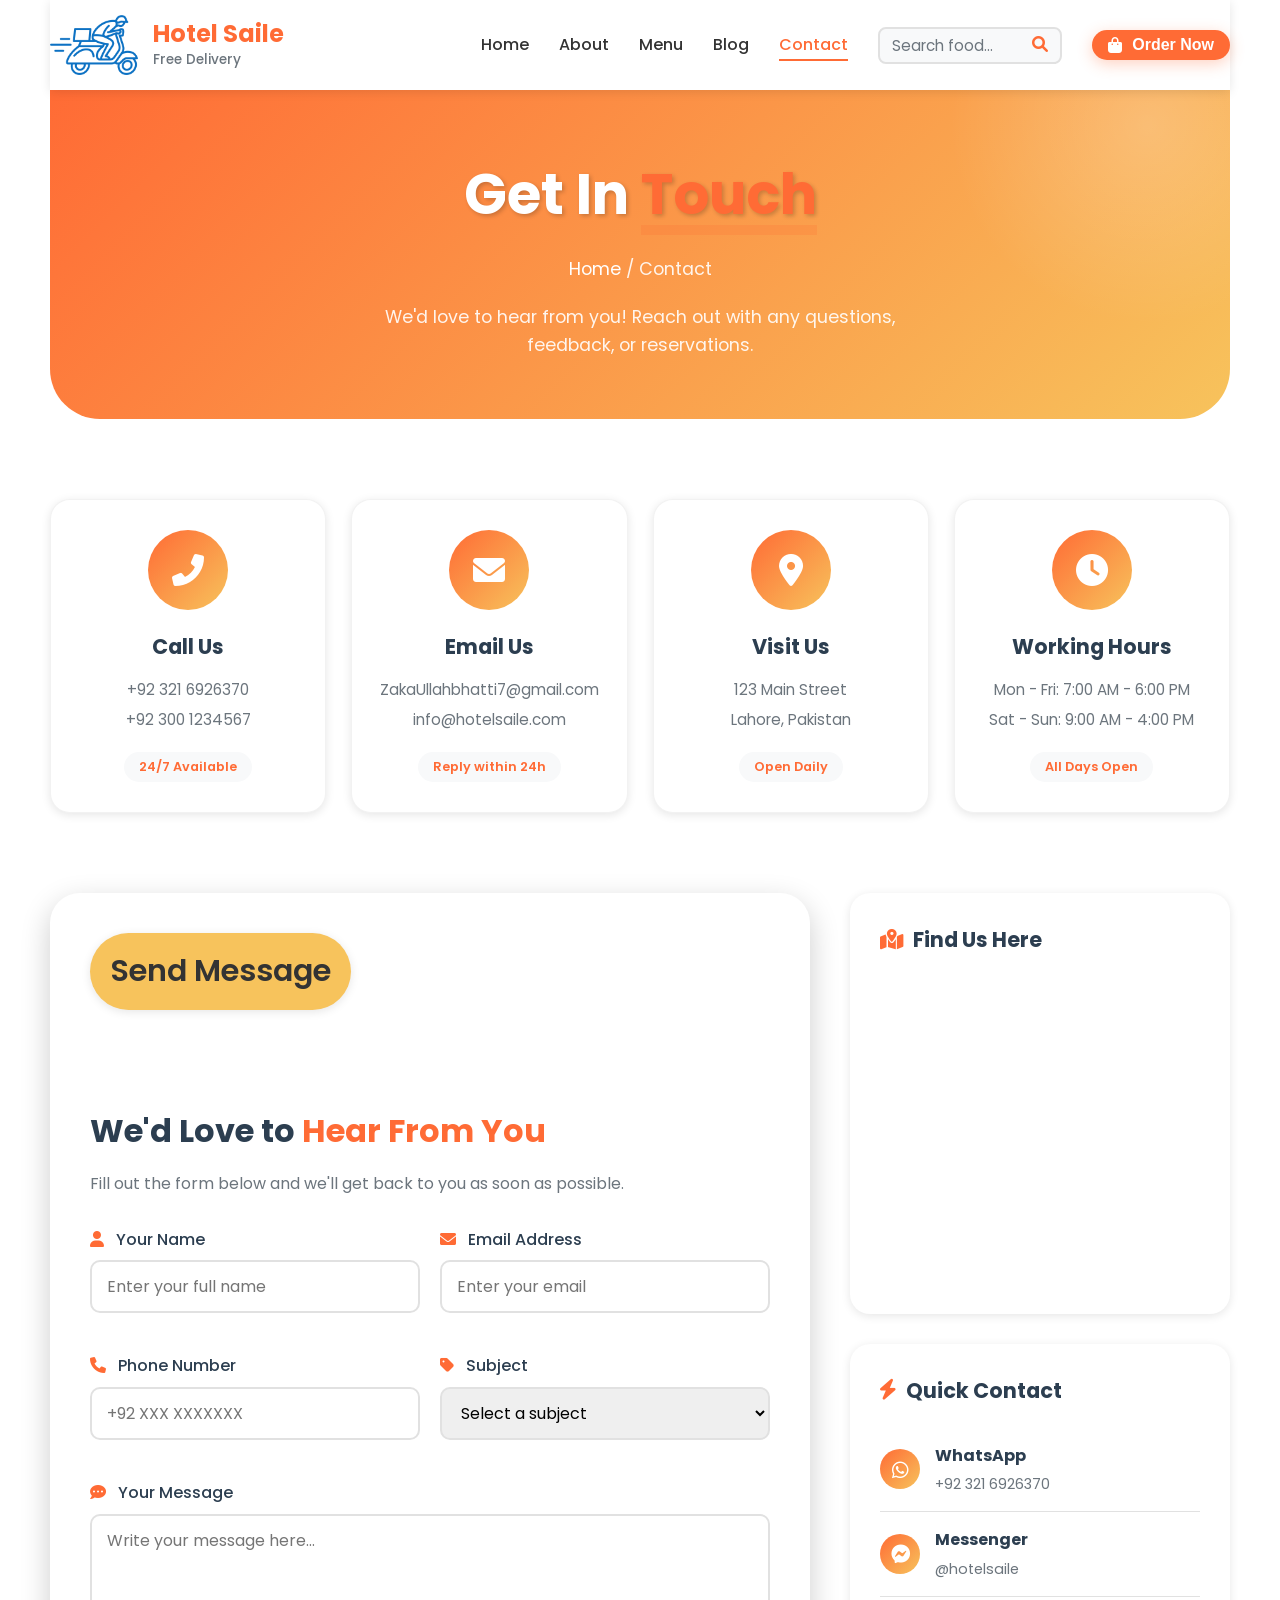
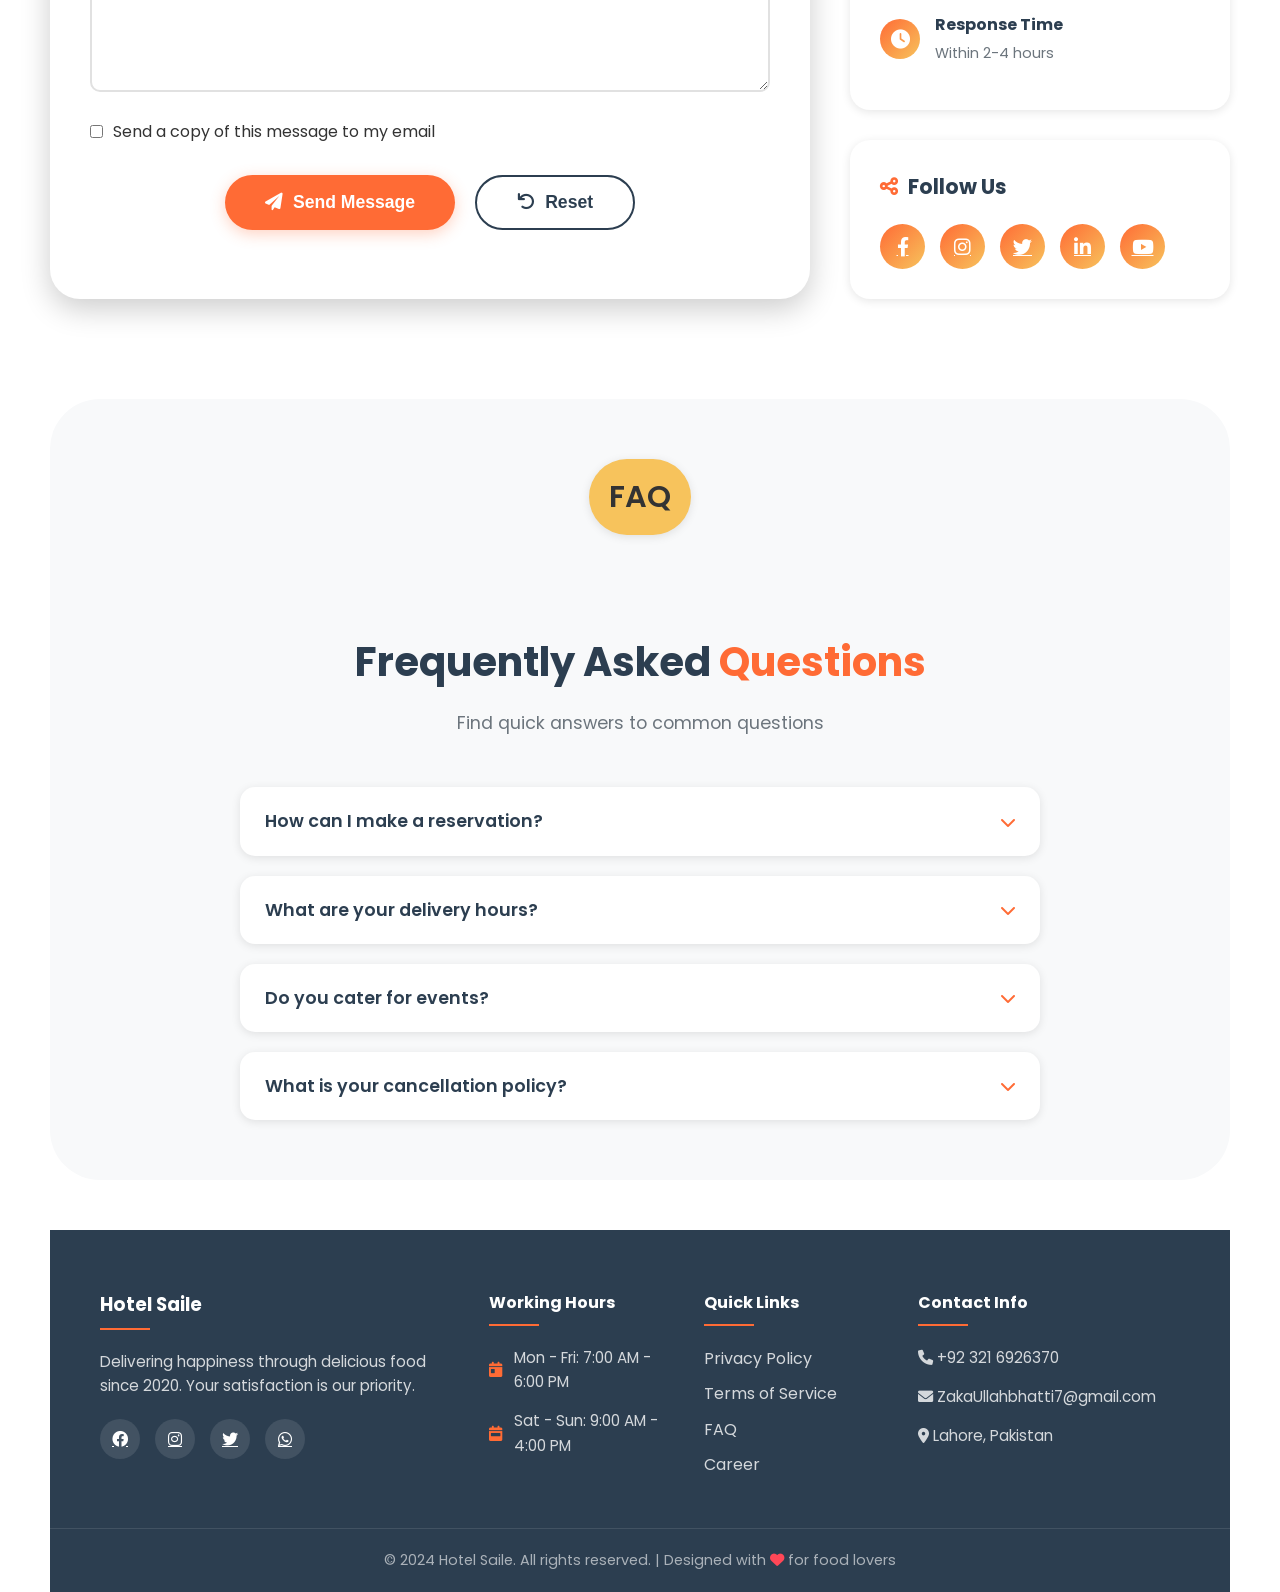
<file: Contact.html>
<!DOCTYPE html>
<html lang="en">
<head>
    <meta charset="UTF-8">
    <meta name="viewport" content="width=device-width, initial-scale=1.0">
    <title>Hotel Saile - Contact Us</title>
    <link rel="stylesheet" href="css/style.css">
    <link rel="stylesheet" href="https://cdnjs.cloudflare.com/ajax/libs/font-awesome/6.0.0-beta3/css/all.min.css">
    <link href="https://fonts.googleapis.com/css2?family=Poppins:wght@300;400;500;600;700&display=swap" rel="stylesheet">
</head>
<body>
    <div class="container">
        <!-- Navigation Bar -->
        <nav class="navbar">
            <div class="logo">
                <img src="img/LOGO Food.png" alt="Hotel Saile" class="logo-img">
                <div class="logo-text-wrapper">
                    <h2 class="logo-title">Hotel Saile</h2>
                    <span class="logo-subtitle">Free Delivery</span>
                </div>
            </div>
            
            <div class="nav-toggle" id="navToggle">
                <i class="fas fa-bars"></i>
            </div>

            <div class="nav-menu" id="navMenu">
                <ul class="nav-lists">
                    <li><a href="index.html">Home</a></li>
                    <li><a href="About.html">About</a></li>
                    <li><a href="Menu.html">Menu</a></li>
                    <li><a href="Blog_page.html">Blog</a></li>
                    <li class="active"><a href="Contact.html">Contact</a></li>
                </ul>
                <div class="search-box">
                    <input type="text" id="globalSearch" placeholder="Search food...">
                    <button id="searchBtn" class="search-btn">
                        <i class="fas fa-search"></i>
                    </button>
                </div>
                <button class="btn-primary order-btn">
                    <i class="fas fa-shopping-bag"></i>
                    Order Now
                </button>
            </div>
        </nav>

        <!-- Contact Hero Section -->
        <section class="contact-hero">
            <div class="contact-header">
                <h1>Get In <span class="highlight">Touch</span></h1>
                <div class="breadcrumb">
                    <a href="Indixs.html">Home</a> / <span>Contact</span>
                </div>
                <p class="contact-intro">We'd love to hear from you! Reach out with any questions, feedback, or reservations.</p>
            </div>
        </section>

        <!-- Contact Info Cards -->
        <section class="contact-info-cards">
            <div class="info-grid">
                <div class="info-card">
                    <div class="info-icon">
                        <i class="fas fa-phone-alt"></i>
                    </div>
                    <h3>Call Us</h3>
                    <p>+92 321 6926370</p>
                    <p>+92 300 1234567</p>
                    <span class="info-label">24/7 Available</span>
                </div>

                <div class="info-card">
                    <div class="info-icon">
                        <i class="fas fa-envelope"></i>
                    </div>
                    <h3>Email Us</h3>
                    <p>ZakaUllahbhatti7@gmail.com</p>
                    <p>info@hotelsaile.com</p>
                    <span class="info-label">Reply within 24h</span>
                </div>

                <div class="info-card">
                    <div class="info-icon">
                        <i class="fas fa-map-marker-alt"></i>
                    </div>
                    <h3>Visit Us</h3>
                    <p>123 Main Street</p>
                    <p>Lahore, Pakistan</p>
                    <span class="info-label">Open Daily</span>
                </div>

                <div class="info-card">
                    <div class="info-icon">
                        <i class="fas fa-clock"></i>
                    </div>
                    <h3>Working Hours</h3>
                    <p>Mon - Fri: 7:00 AM - 6:00 PM</p>
                    <p>Sat - Sun: 9:00 AM - 4:00 PM</p>
                    <span class="info-label">All Days Open</span>
                </div>
            </div>
        </section>

        <!-- Contact Form & Map Section -->
        <section class="contact-main">
            <div class="contact-grid">
                <!-- Contact Form -->
                <div class="contact-form-wrapper">
                    <div class="form-header">
                        <span class="badge">Send Message</span>
                        <h2>We'd Love to <span class="highlight">Hear From You</span></h2>
                        <p>Fill out the form below and we'll get back to you as soon as possible.</p>
                    </div>

                    <form class="contact-form" id="contactForm">
                        <div class="form-row">
                            <div class="form-group">
                                <label for="name">
                                    <i class="fas fa-user"></i> Your Name
                                </label>
                                <input type="text" id="name" name="name" placeholder="Enter your full name" required>
                            </div>

                            <div class="form-group">
                                <label for="email">
                                    <i class="fas fa-envelope"></i> Email Address
                                </label>
                                <input type="email" id="email" name="email" placeholder="Enter your email" required>
                            </div>
                        </div>

                        <div class="form-row">
                            <div class="form-group">
                                <label for="phone">
                                    <i class="fas fa-phone"></i> Phone Number
                                </label>
                                <input type="tel" id="phone" name="phone" placeholder="+92 XXX XXXXXXX">
                            </div>

                            <div class="form-group">
                                <label for="subject">
                                    <i class="fas fa-tag"></i> Subject
                                </label>
                                <select id="subject" name="subject" required>
                                    <option value="" disabled selected>Select a subject</option>
                                    <option value="general">General Inquiry</option>
                                    <option value="reservation">Reservation</option>
                                    <option value="feedback">Feedback</option>
                                    <option value="complaint">Complaint</option>
                                    <option value="career">Career</option>
                                </select>
                            </div>
                        </div>

                        <div class="form-group">
                            <label for="message">
                                <i class="fas fa-comment-dots"></i> Your Message
                            </label>
                            <textarea id="message" name="message" rows="6" placeholder="Write your message here..." required></textarea>
                        </div>

                        <div class="form-checkbox">
                            <input type="checkbox" id="copy" name="copy">
                            <label for="copy">Send a copy of this message to my email</label>
                        </div>

                        <div class="form-actions">
                            <button type="submit" class="btn-primary btn-large">
                                <i class="fas fa-paper-plane"></i>
                                Send Message
                            </button>
                            <button type="reset" class="btn-secondary btn-large">
                                <i class="fas fa-undo"></i>
                                Reset
                            </button>
                        </div>
                    </form>
                </div>

                <!-- Map & Additional Info -->
                <div class="contact-sidebar">
                    <!-- Map -->
                    <div class="map-wrapper">
                        <h3><i class="fas fa-map-marked-alt"></i> Find Us Here</h3>
                        <div class="map-container">
                            <iframe 
                                src="https://www.google.com/maps/embed?pb=!1m18!1m12!1m3!1d217276.3860140798!2d74.19414595!3d31.582045!2m3!1f0!2f0!3f0!3m2!1i1024!2i768!4f13.1!3m3!1m2!1s0x39190483e58107d9%3A0xc23abe6ccc7e2462!2sLahore%2C%20Punjab%2C%20Pakistan!5e0!3m2!1sen!2s!4v1699876543210!5m2!1sen!2s" 
                                width="100%" 
                                height="300" 
                                style="border:0;" 
                                allowfullscreen="" 
                                loading="lazy" 
                                referrerpolicy="no-referrer-when-downgrade">
                            </iframe>
                        </div>
                    </div>

                    <!-- Quick Contact -->
                    <div class="quick-contact">
                        <h3><i class="fas fa-bolt"></i> Quick Contact</h3>
                        <div class="quick-contact-item">
                            <i class="fab fa-whatsapp"></i>
                            <div>
                                <h4>WhatsApp</h4>
                                <p>+92 321 6926370</p>
                            </div>
                        </div>
                        <div class="quick-contact-item">
                            <i class="fab fa-facebook-messenger"></i>
                            <div>
                                <h4>Messenger</h4>
                                <p>@hotelsaile</p>
                            </div>
                        </div>
                        <div class="quick-contact-item">
                            <i class="fas fa-clock"></i>
                            <div>
                                <h4>Response Time</h4>
                                <p>Within 2-4 hours</p>
                            </div>
                        </div>
                    </div>

                    <!-- Social Media -->
                    <div class="contact-social">
                        <h3><i class="fas fa-share-alt"></i> Follow Us</h3>
                        <div class="social-icons">
                            <a href="#" class="social-icon"><i class="fab fa-facebook-f"></i></a>
                            <a href="#" class="social-icon"><i class="fab fa-instagram"></i></a>
                            <a href="#" class="social-icon"><i class="fab fa-twitter"></i></a>
                            <a href="#" class="social-icon"><i class="fab fa-linkedin-in"></i></a>
                            <a href="#" class="social-icon"><i class="fab fa-youtube"></i></a>
                        </div>
                    </div>
                </div>
            </div>
        </section>

        <!-- FAQ Section -->
        <section class="faq-section">
            <div class="faq-header">
                <span class="badge">FAQ</span>
                <h2>Frequently Asked <span class="highlight">Questions</span></h2>
                <p>Find quick answers to common questions</p>
            </div>

            <div class="faq-grid">
                <div class="faq-item">
                    <div class="faq-question">
                        <h3>How can I make a reservation?</h3>
                        <i class="fas fa-chevron-down"></i>
                    </div>
                    <div class="faq-answer">
                        <p>You can make a reservation by calling us directly at +92 321 6926370 or by filling out the reservation form on our website.</p>
                    </div>
                </div>

                <div class="faq-item">
                    <div class="faq-question">
                        <h3>What are your delivery hours?</h3>
                        <i class="fas fa-chevron-down"></i>
                    </div>
                    <div class="faq-answer">
                        <p>We deliver from 7:00 AM to 6:00 PM on weekdays, and 9:00 AM to 4:00 PM on weekends.</p>
                    </div>
                </div>

                <div class="faq-item">
                    <div class="faq-question">
                        <h3>Do you cater for events?</h3>
                        <i class="fas fa-chevron-down"></i>
                    </div>
                    <div class="faq-answer">
                        <p>Yes, we provide catering services for events. Please contact us at least one week in advance.</p>
                    </div>
                </div>

                <div class="faq-item">
                    <div class="faq-question">
                        <h3>What is your cancellation policy?</h3>
                        <i class="fas fa-chevron-down"></i>
                    </div>
                    <div class="faq-answer">
                        <p>Cancellations made 24 hours before the reservation time are free. Late cancellations may incur a small fee.</p>
                    </div>
                </div>
            </div>
        </section>

        <!-- Footer -->
        <footer class="footer">
            <div class="footer-content">
                <div class="footer-section">
                    <h3>Hotel Saile</h3>
                    <p>Delivering happiness through delicious food since 2020. Your satisfaction is our priority.</p>
                    <div class="social-links">
                        <a href="#"><i class="fab fa-facebook"></i></a>
                        <a href="#"><i class="fab fa-instagram"></i></a>
                        <a href="#"><i class="fab fa-twitter"></i></a>
                        <a href="#"><i class="fab fa-whatsapp"></i></a>
                    </div>
                </div>
                
                <div class="footer-section">
                    <h4>Working Hours</h4>
                    <div class="working-hours">
                        <p><i class="fas fa-calendar-day"></i> Mon - Fri: 7:00 AM - 6:00 PM</p>
                        <p><i class="fas fa-calendar-week"></i> Sat - Sun: 9:00 AM - 4:00 PM</p>
                    </div>
                </div>
                
                <div class="footer-section">
                    <h4>Quick Links</h4>
                    <ul class="footer-links">
                        <li><a href="#">Privacy Policy</a></li>
                        <li><a href="#">Terms of Service</a></li>
                        <li><a href="#">FAQ</a></li>
                        <li><a href="#">Career</a></li>
                    </ul>
                </div>
                
                <div class="footer-section">
                    <h4>Contact Info</h4>
                    <p><i class="fas fa-phone"></i> +92 321 6926370</p>
                    <p><i class="fas fa-envelope"></i> ZakaUllahbhatti7@gmail.com</p>
                    <p><i class="fas fa-map-marker-alt"></i> Lahore, Pakistan</p>
                </div>
            </div>
            
            <div class="footer-bottom">
                <p>&copy; 2024 Hotel Saile. All rights reserved. | Designed with <i class="fas fa-heart"></i> for food lovers</p>
            </div>
        </footer>
    </div>

   
    <script>
        // Contact Form Handling
        document.addEventListener('DOMContentLoaded', function() {
            const contactForm = document.getElementById('contactForm');
            
            if (contactForm) {
                contactForm.addEventListener('submit', function(e) {
                    e.preventDefault();
                    
                    // Get form data
                    const formData = new FormData(this);
                    const data = Object.fromEntries(formData);
                    
                    // Show success message
                    alert('Thank you for contacting us! We will get back to you soon.');
                    
                    // Optional: Send data to server
                    console.log('Form submitted:', data);
                    
                    // Reset form
                    this.reset();
                });
                
                // Reset button handling
                const resetBtn = contactForm.querySelector('button[type="reset"]');
                if (resetBtn) {
                    resetBtn.addEventListener('click', function(e) {
                        e.preventDefault();
                        if (confirm('Are you sure you want to clear the form?')) {
                            contactForm.reset();
                        }
                    });
                }
            }
            
            // FAQ Accordion
            const faqItems = document.querySelectorAll('.faq-item');
            
            faqItems.forEach(item => {
                const question = item.querySelector('.faq-question');
                const answer = item.querySelector('.faq-answer');
                const icon = item.querySelector('.fa-chevron-down');
                
                // Initially hide answers
                answer.style.display = 'none';
                
                question.addEventListener('click', () => {
                    // Toggle current item
                    if (answer.style.display === 'none') {
                        answer.style.display = 'block';
                        icon.style.transform = 'rotate(180deg)';
                    } else {
                        answer.style.display = 'none';
                        icon.style.transform = 'rotate(0deg)';
                    }
                });
            });
            
            // Copy phone number to clipboard
            const phoneNumbers = document.querySelectorAll('.info-card p');
            phoneNumbers.forEach(phone => {
                if (phone.textContent.includes('+92')) {
                    phone.style.cursor = 'pointer';
                    phone.addEventListener('click', function() {
                        const text = this.textContent;
                        navigator.clipboard.writeText(text).then(() => {
                            alert('Phone number copied to clipboard!');
                        });
                    });
                }
            });
            
            // Form validation
            const inputs = document.querySelectorAll('input, textarea, select');
            inputs.forEach(input => {
                input.addEventListener('invalid', function(e) {
                    e.preventDefault();
                    this.classList.add('error');
                });
                
                input.addEventListener('input', function() {
                    if (this.classList.contains('error')) {
                        this.classList.remove('error');
                    }
                });
            });
        });
    </script>
     <!-- Order Modal -->
     <div class="order-modal" id="orderModal">
         <div class="modal-content">
             <div class="modal-header">
                 <h2><i class="fas fa-shopping-bag"></i> Your Orders</h2>
                 <button class="modal-close"><i class="fas fa-times"></i></button>
             </div>
             
             <div class="modal-body">
                 <!-- Order Tabs -->
                 <div class="order-tabs">
                     <button class="order-tab active" data-tab="cart">Cart <span class="cart-count">0</span></button>
                     <button class="order-tab" data-tab="history">Order History</button>
                     <button class="order-tab" data-tab="track">Track Order</button>
                 </div>
                 
                 <!-- Cart Tab -->
                 <div class="tab-content active" id="cartTab">
                     <div class="cart-items">
                         <!-- Cart items will be added here dynamically -->
                     </div>
                     
                     <div class="cart-summary">
                         <div class="summary-row">
                             <span>Subtotal:</span>
                             <span class="subtotal">$0.00</span>
                         </div>
                         <div class="summary-row">
                             <span>Delivery Fee:</span>
                             <span class="delivery-fee">$2.00</span>
                         </div>
                         <div class="summary-row">
                             <span>Tax (10%):</span>
                             <span class="tax">$0.00</span>
                         </div>
                         <div class="summary-row total">
                             <span>Total:</span>
                             <span class="total-amount">$0.00</span>
                         </div>
                     </div>
                     
                     <div class="payment-methods">
                         <h3>Select Payment Method</h3>
                         <div class="payment-options">
                             <label class="payment-option">
                                 <input type="radio" name="payment" value="cash" checked>
                                 <i class="fas fa-money-bill-wave"></i>
                                 <span>Cash on Delivery</span>
                             </label>
                             <label class="payment-option">
                                 <input type="radio" name="payment" value="card">
                                 <i class="fas fa-credit-card"></i>
                                 <span>Credit Card</span>
                             </label>
                             <label class="payment-option">
                                 <input type="radio" name="payment" value="easypaisa">
                                 <i class="fas fa-mobile-alt"></i>
                                 <span>Easypaisa</span>
                             </label>
                             <label class="payment-option">
                                 <input type="radio" name="payment" value="jazzcash">
                                 <i class="fas fa-wallet"></i>
                                 <span>JazzCash</span>
                             </label>
                         </div>
                     </div>
                     
                     <!-- Card Payment Form -->
                     <div class="card-payment-form" id="cardPaymentForm" style="display: none;">
                         <h3>Card Details</h3>
                         <div class="form-group">
                             <input type="text" placeholder="Card Number" class="card-input">
                         </div>
                         <div class="form-row">
                             <div class="form-group">
                                 <input type="text" placeholder="MM/YY" class="card-input">
                             </div>
                             <div class="form-group">
                                 <input type="text" placeholder="CVV" class="card-input">
                             </div>
                         </div>
                         <div class="form-group">
                             <input type="text" placeholder="Cardholder Name" class="card-input">
                         </div>
                     </div>
                     
                     <!-- Mobile Payment Form -->
                     <div class="mobile-payment-form" id="mobilePaymentForm" style="display: none;">
                         <h3>Mobile Account Details</h3>
                         <div class="form-group">
                             <input type="text" placeholder="Mobile Number" class="mobile-input">
                         </div>
                         <div class="form-group">
                             <input type="text" placeholder="Account Holder Name" class="mobile-input">
                         </div>
                     </div>
                     
                     <div class="modal-actions">
                         <button class="btn-secondary clear-cart">Clear Cart</button>
                         <button class="btn-primary checkout-btn">
                             <i class="fas fa-lock"></i>
                             Place Order
                         </button>
                     </div>
                 </div>
                 
                 <!-- Order History Tab -->
                 <div class="tab-content" id="historyTab">
                     <div class="order-history-list">
                         <!-- Order history will be added here dynamically -->
                     </div>
                 </div>
                 
                 <!-- Track Order Tab -->
                 <div class="tab-content" id="trackTab">
                     <div class="track-order">
                         <div class="track-input">
                             <input type="text" id="orderId" placeholder="Enter Order ID">
                             <button class="btn-primary track-btn">Track</button>
                         </div>
                         <div class="track-result"></div>
                     </div>
                 </div>
             </div>
         </div>
     </div>
     
     <!-- Order Success Modal -->
     <div class="success-modal" id="successModal">
         <div class="success-content">
             <i class="fas fa-check-circle"></i>
             <h2>Order Placed Successfully!</h2>
             <p>Your order ID is: <span id="orderIdDisplay">#ORD001</span></p>
             <p>You can track your order in Order History</p>
             <button class="btn-primary close-success">Continue Shopping</button>
         </div>
     </div>
   <script src="JS/main.js"></script>
   <script src="JS/sacript.js"></script>

</body>
</html>
</file>
<file: css/style.css>
/* Reset and Base Styles */
* {
    margin: 0;
    padding: 0;
    box-sizing: border-box;
}

:root {
    --primary-color: #ff6b35;
    --primary-dark: #e85d2c;
    --secondary-color: #2c3e50;
    --accent-color: #f7c35c;
    --text-light: #f8f9fa;
    --text-dark: #333333;
    --text-muted: #6c757d;
    --bg-light: #ffffff;
    --bg-gray: #f8f9fa;
    --shadow-sm: 0 2px 10px rgba(0, 0, 0, 0.1);
    --shadow-md: 0 5px 20px rgba(0, 0, 0, 0.15);
    --shadow-lg: 0 10px 30px rgba(0, 0, 0, 0.2);
    --transition: all 0.3s ease;
}

body {
    font-family: 'Poppins', sans-serif;
    color: var(--text-dark);
    line-height: 1.6;
    overflow-x: hidden;
}

.container {
    max-width: 1400px;
    margin: 0 auto;
    padding: 0 50px;
}

/* Navigation Styles */
.navbar {
    display: flex;
    justify-content: space-between;
    align-items: center;
    padding: 15px 0;
    position: sticky;
    top: 0;
    background: var(--bg-light);
    z-index: 1000;
    box-shadow: var(--shadow-sm);
}

.logo {
    display: flex;
    align-items: center;
    gap: 15px;
}

.logo-img {
    height: 60px;
    width: auto;
    transition: var(--transition);
    
}

.logo-img:hover {
    transform: scale(1.05);
}

.logo-text-wrapper {
    display: flex;
    flex-direction: column;
}

.logo-title {
    font-size: 1.5rem;
    font-weight: 700;
    color: var(--primary-color);
    line-height: 1.2;
}

.logo-subtitle {
    font-size: 0.85rem;
    color: var(--text-muted);
    font-weight: 500;
}

.nav-toggle {
    display: none;
    font-size: 1.5rem;
    cursor: pointer;
    color: var(--secondary-color);
}

.nav-menu {
    display: flex;
    align-items: center;
    gap: 30px;
}

.search-box {
    display: flex;
    align-items: center;
    background: #f8f9fa;
    border: 2px solid #e1e1e1;
    border-radius: 8px;
    padding: 5px 12px;
    gap: 10px;
    transition: var(--transition);
}

.search-box:hover {
    border-color: var(--primary-color);
    box-shadow: 0 0 0 3px rgba(255, 107, 53, 0.1);
}

.search-box input {
    background: transparent;
    border: none;
    outline: none;
    width: 130px;
    padding: 0;
    font-family: inherit;
    font-size: 0.95rem;
    color: var(--text-dark);
}

.search-box input::placeholder {
    color: var(--text-muted);
}

.search-btn {
    background: none;
    border: none;
    cursor: pointer;
    color: var(--primary-color);
    font-size: 1rem;
    transition: var(--transition);
    padding: 0;
}

.search-btn:hover {
    transform: scale(1.15);
}

.nav-lists {
    display: flex;
    list-style: none;
    gap: 30px;
}

.nav-lists li a {
    text-decoration: none;
    color: var(--text-dark);
    font-weight: 500;
    font-size: 1rem;
    transition: var(--transition);
    position: relative;
}

.nav-lists li a::after {
    content: '';
    position: absolute;
    bottom: -5px;
    left: 0;
    width: 0;
    height: 2px;
    background: var(--primary-color);
    transition: var(--transition);
}

.nav-lists li a:hover::after,
.nav-lists li.active a::after {
    width: 100%;
}

.nav-lists li a:hover,
.nav-lists li.active a {
    color: var(--primary-color);
}

.btn-primary {
    background: var(--primary-color);
    color: white;
    border: none;
    padding: 6px 16px;
    border-radius: 50px;
    font-weight: 600;
    font-size: 1rem;
    cursor: pointer;
    transition: var(--transition);
    display: inline-flex;
    align-items: center;
    gap: 10px;
    box-shadow: 0 4px 15px rgba(255, 107, 53, 0.3);
}

.btn-primary:hover {
    background: var(--primary-dark);
    transform: translateY(-2px);
    box-shadow: 0 6px 20px rgba(255, 107, 53, 0.4);
}

.btn-secondary {
    background: transparent;
    color: var(--secondary-color);
    border: 2px solid var(--secondary-color);
    padding: 12px 30px;
    border-radius: 50px;
    font-weight: 600;
    font-size: 1rem;
    cursor: pointer;
    transition: var(--transition);
    display: inline-flex;
    align-items: center;
    gap: 10px;
}

.btn-secondary:hover {
    background: var(--secondary-color);
    color: white;
    transform: translateY(-2px);
}

.btn-large {
    padding: 15px 40px;
    font-size: 1.1rem;
}
.menu-search{
    text-align:center;
    margin:40px 0;
    }
    
    .menu-search input{
    width:60%;
    padding:12px;
    border-radius:25px;
    border:1px solid #ddd;
    font-size:16px;
    }
/* Hero Section */
.hero-section {
    padding: 50px 0 80px;
    position: relative;
    overflow: hidden;
}

.hero-section::before {
    content: '';
    position: absolute;
    top: -50%;
    right: -10%;
    width: 600px;
    height: 600px;
    background: radial-gradient(circle, rgba(255,107,53,0.1) 0%, rgba(255,107,53,0) 70%);
    border-radius: 50%;
    z-index: -1;
}

.hero-content {
    display: grid;
    grid-template-columns: 1fr 1fr;
    gap: 50px;
    align-items: center;
}

.hero-text {
    animation: slideInLeft 1s ease;
}

.badge {
    background: var(--accent-color);
    color: var(--text-dark);
    padding: 14px 20px;
    border-radius: 50px;
    font-weight: 600;
    font-size: 1.9rem;
    display: inline-block;
    margin-bottom: 80px;
    box-shadow: var(--shadow-sm);
}

@media (max-width: 768px) {
    .badge {
        font-size: 1.2rem;
        padding: 10px 16px;
        margin-bottom: 60px;
        height: 80px;
         display: flex;
         align-items: center;
         justify-content: center;
    }
}

@media (max-width: 480px) {
    .badge {
        font-size: 0.95rem;
        padding: 8px 14px;
        margin-bottom: 40px;
    }
}

.hero-title {
    font-size: 3.5rem;
    font-weight: 700;
    line-height: 1.2;
    margin-bottom: 20px;
    color: var(--secondary-color);
}

.highlight {
    color: var(--primary-color);
    position: relative;
    display: inline-block;
}

.highlight::after {
    content: '';
    position: absolute;
    bottom: 5px;
    left: 0;
    width: 100%;
    height: 10px;
    background: rgba(255, 107, 53, 0.2);
    z-index: -1;
}

.highlight-alt {
    color: var(--accent-color);
    position: relative;
}

.hero-description {
    color: var(--text-muted);
    font-size: 1.1rem;
    margin-bottom: 30px;
    max-width: 90%;
}

.hero-buttons {
    display: flex;
    gap: 20px;
    margin-bottom: 40px;
}

.hero-stats {
    display: flex;
    gap: 50px;
}

.stat-item {
    display: flex;
    flex-direction: column;
}

.stat-number {
    font-size: 2rem;
    font-weight: 700;
    color: var(--primary-color);
}

.stat-label {
    font-size: 0.9rem;
    color: var(--text-muted);
    font-weight: 500;
}

/* Hero Image */
.hero-image {
    position: relative;
    animation: slideInRight 1s ease;
}

.image-wrapper {
    position: relative;
    display: inline-block;
}

.hero-img {
    width: 100%;
    max-width: 500px;
    height: auto;
    filter: drop-shadow(0 20px 30px rgba(0, 0, 0, 0.15));
    transition: var(--transition);
    border-radius: 20px;
}

.hero-img:hover {
    transform: scale(1.05) rotate(2deg);
}

.floating-card {
    position: absolute;
    background: white;
    padding: 12px 20px;
    border-radius: 50px;
    box-shadow: var(--shadow-md);
    display: flex;
    align-items: center;
    gap: 10px;
    font-weight: 500;
    animation: float 3s ease-in-out infinite;
}

.floating-card i {
    color: var(--primary-color);
    font-size: 1.2rem;
}

.card-1 {
    top: 20%;
    right: -20px;
}

.card-2 {
    bottom: 20%;
    left: -20px;
    animation-delay: 1.5s;
}

/* Features Section */
.features-section {
    padding: 60px 0;
    background: var(--bg-gray);
    border-radius: 100px 100px 0 0;
    margin-top: 50px;
}

.features-grid {
    display: grid;
    grid-template-columns: repeat(4, 1fr);
    gap: 30px;
    padding: 0 20px;
}

.feature-card {
    background: white;
    padding: 30px 20px;
    border-radius: 20px;
    text-align: center;
    box-shadow: var(--shadow-sm);
    transition: var(--transition);
    border: 1px solid rgba(0, 0, 0, 0.05);
}

.feature-card:hover {
    transform: translateY(-10px);
    box-shadow: var(--shadow-lg);
}

.feature-icon {
    width: 80px;
    height: 80px;
    background: linear-gradient(135deg, var(--primary-color), var(--accent-color));
    border-radius: 50%;
    display: flex;
    align-items: center;
    justify-content: center;
    margin: 0 auto 20px;
    color: white;
    font-size: 2rem;
}

.feature-card h3 {
    margin-bottom: 10px;
    color: var(--secondary-color);
}

.feature-card p {
    color: var(--text-muted);
    font-size: 0.9rem;
}

/* ========================================================
hero-section animations */
.menu-section{
    padding:80px 20px;
    text-align:center;
    }
    
    .menu-title{
    font-size:32px;
    margin-bottom:40px;
    }
    
    .food-grid{
    display:grid;
    grid-template-columns:repeat(auto-fit,minmax(250px,1fr));
    gap:30px;
    }
    
    .food-card{
    background:#fff;
    padding:20px;
    border-radius:10px;
    box-shadow:0 10px 25px rgba(0,0,0,0.1);
    transition:0.3s;
    }
    
    .food-card:hover{
    transform:scale(1.05);
    }
    
    .food-card img{
    width:100%;
    border-radius:10px;
    }
    
    .add-cart{
    background:#ff6b35;
    color:white;
    padding:10px 20px;
    border:none;
    border-radius:20px;
    cursor:pointer;
    margin-top:10px;
    }
    
    .whatsapp-float{
    position:fixed;
    bottom:25px;
    right:25px;
    background:#25D366;
    color:white;
    font-size:28px;
    padding:15px;
    border-radius:50%;
    box-shadow:0 5px 15px rgba(0,0,0,0.3);
    }



/* ======================================================== */ */
/* About Page Specific Styles */

/* About Hero Section */
.about-hero {
    padding: 60px 0;
    background: linear-gradient(135deg, var(--primary-color), var(--accent-color));
    border-radius: 0 0 50px 50px;
    margin-bottom: 60px;
    position: relative;
    overflow: hidden;
}

.about-hero::before {
    content: '';
    position: absolute;
    top: -50%;
    right: -10%;
    width: 400px;
    height: 400px;
    background: radial-gradient(circle, rgba(255,255,255,0.2) 0%, rgba(255,255,255,0) 70%);
    border-radius: 50%;
}

.about-hero::after {
    content: '';
    position: absolute;
    bottom: -50%;
    left: -10%;
    width: 400px;
    height: 400px;
    background: radial-gradient(circle, rgba(255,255,255,0.2) 0%, rgba(255,255,255,0) 70%);
    border-radius: 50%;
}

.about-header {
    text-align: center;
    position: relative;
    z-index: 1;
    background: linear-gradient(135deg, var(--primary-color), var(--accent-color));
    border-radius: 142px 2px 0 0;
}

.about-header h1 {
    font-size: 3.5rem;
    color: #ffffff;
    margin-bottom: 15px;
    text-shadow: 2px 2px 4px rgba(0,0,0,0.2);
}

.about-header .highlight {
    color: var(--secondary-color);
    position: relative;
}

.breadcrumb {
    color: rgba(255,255,255,0.9);
    font-size: 1.1rem;
}

.breadcrumb a {
    color: white;
    text-decoration: none;
    transition: var(--transition);
}

.breadcrumb a:hover {
    color: var(--secondary-color);
}

/* About Content Section */
.about-content {
    padding: 60px 0;
}

.about-grid {
    display: grid;
    grid-template-columns: 1fr 1fr;
    gap: 60px;
    align-items: center;
}

.about-image {
    position: relative;
}

.about-img-wrapper {
    position: relative;
    border-radius: 20px;
    overflow: hidden;
    box-shadow: var(--shadow-lg);
}

.about-img {
    width: 100%;
    height: auto;
    transition: var(--transition);
}

.about-img:hover {
    transform: scale(1.05);
}

.experience-badge {
    position: absolute;
    bottom: 30px;
    right: -20px;
    background: var(--primary-color);
    color: white;
    padding: 25px;
    border-radius: 50%;
    width: 120px;
    height: 120px;
    display: flex;
    flex-direction: column;
    align-items: center;
    justify-content: center;
    text-align: center;
    box-shadow: var(--shadow-md);
    animation: pulse 2s infinite;
}

.experience-badge .years {
    font-size: 2rem;
    font-weight: 700;
    line-height: 1;
}

.experience-badge .text {
    font-size: 0.8rem;
    opacity: 0.9;
}

.about-text h2 {
    font-size: 2.8rem;
    line-height: 1.2;
    margin: 20px 0;
    color: var(--secondary-color);
}

.about-description {
    color: var(--text-muted);
    font-size: 1.1rem;
    margin-bottom: 30px;
    line-height: 1.8;
}

.about-features {
    display: grid;
    grid-template-columns: repeat(2, 1fr);
    gap: 20px;
    margin-bottom: 40px;
}

.feature-item {
    display: flex;
    align-items: center;
    gap: 10px;
}

.feature-item i {
    color: var(--primary-color);
    font-size: 1.2rem;
}

/* Story Section */
.story-section {
    padding: 60px 0;
    background: var(--bg-gray);
    border-radius: 50px;
    margin: 40px 0;
}

.story-header {
    text-align: center;
    margin-bottom: 50px;
}

.story-header h2 {
    font-size: 2.5rem;
    color: var(--secondary-color);
    margin-top: 15px;
}

.story-grid {
    display: grid;
    grid-template-columns: repeat(4, 1fr);
    gap: 30px;
}

.story-card {
    background: white;
    padding: 40px 30px;
    border-radius: 20px;
    text-align: center;
    box-shadow: var(--shadow-sm);
    transition: var(--transition);
    position: relative;
    overflow: hidden;
}

.story-card::before {
    content: '';
    position: absolute;
    top: 0;
    left: 0;
    right: 0;
    height: 5px;
    background: linear-gradient(90deg, var(--primary-color), var(--accent-color));
    transform: scaleX(0);
    transition: var(--transition);
}

.story-card:hover::before {
    transform: scaleX(1);
}

.story-card:hover {
    transform: translateY(-10px);
    box-shadow: var(--shadow-lg);
}

.story-icon {
    width: 80px;
    height: 80px;
    background: linear-gradient(135deg, var(--primary-color), var(--accent-color));
    border-radius: 50%;
    display: flex;
    align-items: center;
    justify-content: center;
    margin: 0 auto 20px;
    color: white;
    font-size: 2rem;
}

.story-card h3 {
    font-size: 2rem;
    color: var(--primary-color);
    margin-bottom: 10px;
}

.story-card h4 {
    font-size: 1.2rem;
    margin-bottom: 15px;
    color: var(--secondary-color);
}

.story-card p {
    color: var(--text-muted);
    font-size: 0.95rem;
}

/* Why Choose Us Section */
.why-choose-section {
    padding: 60px 0;
}

.why-choose-header {
    text-align: center;
    margin-bottom: 50px;
}

.why-choose-header h2 {
    font-size: 2.5rem;
    color: var(--secondary-color);
    margin-top: 15px;
}

.why-choose-grid {
    display: grid;
    grid-template-columns: repeat(3, 1fr);
    gap: 30px;
}

.why-card {
    background: white;
    padding: 40px 30px;
    border-radius: 20px;
    text-align: center;
    box-shadow: var(--shadow-sm);
    transition: var(--transition);
    border: 1px solid rgba(0,0,0,0.05);
}

.why-card:hover {
    transform: translateY(-10px);
    box-shadow: var(--shadow-lg);
}

.why-icon {
    width: 80px;
    height: 80px;
    background: linear-gradient(135deg, var(--primary-color), var(--accent-color));
    border-radius: 50%;
    display: flex;
    align-items: center;
    justify-content: center;
    margin: 0 auto 20px;
    color: white;
    font-size: 2rem;
}

.why-card h3 {
    font-size: 1.3rem;
    margin-bottom: 15px;
    color: var(--secondary-color);
}

.why-card p {
    color: var(--text-muted);
    font-size: 0.95rem;
}

/* Team Section */
.team-section {
    padding: 60px 0;
    background: var(--bg-gray);
    border-radius: 50px;
    margin: 40px 0;
}

.team-header {
    text-align: center;
    margin-bottom: 50px;
}

.team-header h2 {
    font-size: 2.5rem;
    color: var(--secondary-color);
    margin-top: 15px;
}

.team-grid {
    display: grid;
    grid-template-columns: repeat(3, 1fr);
    gap: 30px;
}

.team-card {
    background: white;
    border-radius: 20px;
    overflow: hidden;
    box-shadow: var(--shadow-sm);
    transition: var(--transition);
}

.team-card:hover {
    transform: translateY(-10px);
    box-shadow: var(--shadow-lg);
}

.team-image {
    position: relative;
    overflow: hidden;
    aspect-ratio: 1;
}

.team-image img {
    width: 100%;
    height: 100%;
    object-fit: cover;
    transition: var(--transition);
}

.team-card:hover .team-image img {
    transform: scale(1.1);
}

.team-social {
    position: absolute;
    bottom: -50px;
    left: 0;
    right: 0;
    display: flex;
    justify-content: center;
    gap: 15px;
    padding: 20px;
    background: linear-gradient(to top, rgba(0,0,0,0.8), transparent);
    transition: var(--transition);
}

.team-card:hover .team-social {
    bottom: 0;
}

.team-social a {
    color: white;
    width: 40px;
    height: 40px;
    border-radius: 50%;
    background: var(--primary-color);
    display: flex;
    align-items: center;
    justify-content: center;
    transition: var(--transition);
}

.team-social a:hover {
    transform: translateY(-3px);
    background: var(--accent-color);
}

.team-info {
    padding: 20px;
    text-align: center;
}

.team-info h3 {
    font-size: 1.2rem;
    margin-bottom: 5px;
    color: var(--secondary-color);
}

.team-info p {
    color: var(--primary-color);
    font-weight: 500;
}

/* CTA Section */
.cta-section {
    padding: 80px 0;
    background: linear-gradient(135deg, var(--secondary-color), var(--primary-color));
    border-radius: 50px;
    margin: 40px 0;
    text-align: center;
    color: white;
}

.cta-content h2 {
    font-size: 2.8rem;
    margin-bottom: 20px;
}

.cta-content p {
    font-size: 1.2rem;
    margin-bottom: 30px;
    opacity: 0.9;
}

.cta-buttons {
    display: flex;
    gap: 20px;
    justify-content: center;
}

.cta-section .btn-secondary {
    border-color: white;
    color: white;
}

.cta-section .btn-secondary:hover {
    background: white;
    color: var(--secondary-color);
}

/* Animations */
@keyframes pulse {
    0%, 100% {
        transform: scale(1);
    }
    50% {
        transform: scale(1.05);
    }
}

/* Responsive Design for About Page */
@media (max-width: 1024px) {
    .about-grid,
    .story-grid,
    .why-choose-grid,
    .team-grid {
        gap: 20px;
    }
    
    .about-text h2 {
        font-size: 2.2rem;
    }
}

@media (max-width: 768px) {
    .about-grid {
        grid-template-columns: 1fr;
    }
    
    .about-image {
        order: -1;
    }
    
    .story-grid,
    .why-choose-grid,
    .team-grid {
        grid-template-columns: repeat(2, 1fr);
    }
    
    .about-header h1 {
        font-size: 2.5rem;
    }
    
    .cta-content h2 {
        font-size: 2rem;
    }
    
    .experience-badge {
        width: 100px;
        height: 100px;
        padding: 15px;
    }
    
    .experience-badge .years {
        font-size: 1.5rem;
    }
}

@media (max-width: 480px) {
    .story-grid,
    .why-choose-grid,
    .team-grid {
        grid-template-columns: 1fr;
    }
    
    .about-features {
        grid-template-columns: 1fr;
    }
    
    .about-text h2 {
        font-size: 1.8rem;
    }
    
    .cta-buttons {
        flex-direction: column;
    }
    
    .experience-badge {
        width: 80px;
        height: 80px;
        right: 10px;
        bottom: 10px;
    }
    
    .experience-badge .years {
        font-size: 1.2rem;
    }
    
    .experience-badge .text {
        font-size: 0.7rem;
    }
}

/* =================================================== */
/* Menu Page Specific Styles */

/* Menu Hero Section */
.menu-hero {
    padding: 60px 0;
    background: linear-gradient(135deg, var(--primary-color), var(--accent-color));
    border-radius: 0 0 50px 50px;
    margin-bottom: 40px;
    position: relative;
    overflow: hidden;
    text-align: center;
    color: white;
}

.menu-hero::before {
    content: '';
    position: absolute;
    top: -50%;
    right: -10%;
    width: 400px;
    height: 400px;
    background: radial-gradient(circle, rgba(255,255,255,0.2) 0%, rgba(255,255,255,0) 70%);
    border-radius: 50%;
}

.menu-header {
    position: relative;
    z-index: 1;
}

.menu-header h1 {
    font-size: 3.5rem;
    margin-bottom: 15px;
    text-shadow: 2px 2px 4px rgba(0,0,0,0.2);
}

.menu-intro {
    font-size: 1.1rem;
    max-width: 600px;
    margin: 20px auto 0;
    opacity: 0.9;
}

/* Menu Categories */
.menu-categories {
    padding: 20px 0 40px;
}

.category-tabs {
    display: flex;
    justify-content: center;
    gap: 15px;
    flex-wrap: wrap;
}

.category-tab {
    padding: 12px 30px;
    border: none;
    background: var(--bg-gray);
    color: var(--text-dark);
    font-weight: 600;
    border-radius: 50px;
    cursor: pointer;
    transition: var(--transition);
    font-size: 1rem;
}

.category-tab:hover {
    background: var(--primary-color);
    color: white;
    transform: translateY(-2px);
}

.category-tab.active {
    background: var(--primary-color);
    color: white;
    box-shadow: 0 4px 15px rgba(255, 107, 53, 0.3);
}

/* Menu Grid */
.menu-grid-section {
    padding: 20px 0 60px;
}

.menu-grid {
    display: grid;
    grid-template-columns: repeat(auto-fill, minmax(300px, 1fr));
    gap: 30px;
}

.menu-item {
    background: white;
    border-radius: 20px;
    overflow: hidden;
    box-shadow: var(--shadow-sm);
    transition: var(--transition);
    opacity: 1;
    transform: scale(1);
    transition: opacity 0.3s ease, transform 0.3s ease, box-shadow 0.3s ease;
}

.menu-item:hover {
    transform: translateY(-10px);
    box-shadow: var(--shadow-lg);
}

.menu-item-image {
    position: relative;
    height: 200px;
    overflow: hidden;
}

.menu-item-image img {
    width: 100%;
    height: 100%;
    object-fit: cover;
    transition: var(--transition);
}

.menu-item:hover .menu-item-image img {
    transform: scale(1.1);
}

.menu-item-badge {
    position: absolute;
    top: 10px;
    right: 10px;
    background: var(--accent-color);
    color: var(--text-dark);
    padding: 5px 15px;
    border-radius: 50px;
    font-size: 0.8rem;
    font-weight: 600;
    z-index: 1;
}

.menu-item-content {
    padding: 20px;
}

.menu-item-content h3 {
    font-size: 1.2rem;
    margin-bottom: 10px;
    color: var(--secondary-color);
}

.menu-item-content p {
    color: var(--text-muted);
    font-size: 0.9rem;
    margin-bottom: 15px;
}

.menu-item-footer {
    display: flex;
    justify-content: space-between;
    align-items: center;
}

.price {
    font-size: 1.3rem;
    font-weight: 700;
    color: var(--primary-color);
}

.add-to-cart {
    background: var(--primary-color);
    color: white;
    border: none;
    padding: 8px 20px;
    border-radius: 50px;
    font-weight: 600;
    cursor: pointer;
    transition: var(--transition);
    display: flex;
    align-items: center;
    gap: 5px;
}

.add-to-cart:hover {
    background: var(--primary-dark);
    transform: translateY(-2px);
}

/* Video Section */
.video-section {
    padding: 60px 0;
    background: var(--bg-gray);
    border-radius: 50px;
    margin: 40px 0;
}

.video-content {
    display: grid;
    grid-template-columns: 1fr 1fr;
    gap: 50px;
    align-items: center;
    max-width: 1200px;
    margin: 0 auto;
    padding: 0 20px;
}

.video-text h2 {
    font-size: 2.5rem;
    margin: 20px 0;
    color: var(--secondary-color);
}

.video-text p {
    color: var(--text-muted);
    font-size: 1.1rem;
    line-height: 1.8;
}

.video-wrapper {
    position: relative;
    border-radius: 20px;
    overflow: hidden;
    box-shadow: var(--shadow-lg);
    cursor: pointer;
}

.video-wrapper video {
    width: 100%;
    height: auto;
    display: block;
}

.video-overlay {
    position: absolute;
    top: 0;
    left: 0;
    right: 0;
    bottom: 0;
    background: rgba(0, 0, 0, 0.3);
    display: flex;
    align-items: center;
    justify-content: center;
    opacity: 0;
    transition: var(--transition);
}

.video-wrapper:hover .video-overlay {
    opacity: 1;
}

.video-overlay i {
    font-size: 4rem;
    color: white;
    cursor: pointer;
}

/* Order Section */
.order-section {
    padding: 60px 0;
}

.order-header {
    text-align: center;
    margin-bottom: 40px;
}

.order-header h2 {
    font-size: 2.5rem;
    margin: 15px 0;
    color: var(--secondary-color);
}

.order-header p {
    color: var(--text-muted);
    font-size: 1.1rem;
}

.order-form-container {
    max-width: 800px;
    margin: 0 auto;
    background: white;
    padding: 40px;
    border-radius: 30px;
    box-shadow: var(--shadow-lg);
}

.form-row {
    display: grid;
    grid-template-columns: 1fr 1fr;
    gap: 20px;
    margin-bottom: 20px;
}

.form-group {
    margin-bottom: 20px;
}

.form-group label {
    display: block;
    margin-bottom: 8px;
    font-weight: 500;
    color: var(--secondary-color);
}

.form-group label i {
    color: var(--primary-color);
    margin-right: 8px;
}

.form-group input,
.form-group select,
.form-group textarea {
    width: 100%;
    padding: 12px 15px;
    border: 2px solid #e1e1e1;
    border-radius: 10px;
    font-family: inherit;
    font-size: 1rem;
    transition: var(--transition);
}

.form-group input:focus,
.form-group select:focus,
.form-group textarea:focus {
    outline: none;
    border-color: var(--primary-color);
    box-shadow: 0 0 0 3px rgba(255, 107, 53, 0.1);
}

.form-group small {
    display: block;
    margin-top: 5px;
    color: var(--text-muted);
    font-size: 0.8rem;
}

select[multiple] {
    height: auto;
    min-height: 42px;
}

/* Food Items Checkboxes */
.food-items-container {
    display: flex;
    flex-direction: column;
    gap: 12px;
    padding: 15px;
    background: #f8f9fa;
    border: 2px solid #e1e1e1;
    border-radius: 10px;
}

.food-item-checkbox {
    display: flex;
    align-items: center;
    cursor: pointer;
    transition: var(--transition);
    padding: 8px 10px;
    border-radius: 6px;
}

.food-item-checkbox:hover {
    background: #efefef;
}

.food-item-checkbox input[type="checkbox"] {
    width: 18px;
    height: 18px;
    cursor: pointer;
    accent-color: var(--primary-color);
    margin-right: 10px;
}

.food-item-checkbox span {
    cursor: pointer;
    color: var(--text-dark);
    font-weight: 500;
}

.form-actions {
    display: flex;
    gap: 20px;
    justify-content: center;
    margin-top: 30px;
}

/* Responsive Design */
@media (max-width: 768px) {
    .menu-header h1 {
        font-size: 2.5rem;
    }
    
    .video-content {
        grid-template-columns: 1fr;
    }
    
    .video-text {
        text-align: center;
    }
    
    .form-row {
        grid-template-columns: 1fr;
    }
    
    .form-actions {
        flex-direction: column;
    }
    
    .order-form-container {
        padding: 20px;
    }
}

@media (max-width: 480px) {
    .menu-header h1 {
        font-size: 2rem;
    }
    
    .menu-grid {
        grid-template-columns: 1fr;
    }
    
    .category-tab {
        padding: 8px 20px;
        font-size: 0.9rem;
    }
}

/* Animation for menu items */
@keyframes fadeIn {
    from {
        opacity: 0;
        transform: translateY(20px);
    }
    to {
        opacity: 1;
        transform: translateY(0);
    }
}

.menu-item {
    animation: fadeIn 0.5s ease forwards;
}
/* ==============================================================
Bloger Page Specific Styles */
/* ========================================================== */
/* Blog Page Specific Styles */

/* Blog Hero Section */
.blog-hero {
    padding: 60px 0;
    background: linear-gradient(135deg, var(--primary-color), var(--accent-color));
    border-radius: 0 0 50px 50px;
    margin-bottom: 40px;
    position: relative;
    overflow: hidden;
    text-align: center;
    color: white;
}

.blog-hero::before {
    content: '';
    position: absolute;
    top: -50%;
    right: -10%;
    width: 400px;
    height: 400px;
    background: radial-gradient(circle, rgba(255,255,255,0.2) 0%, rgba(255,255,255,0) 70%);
    border-radius: 50%;
}

.blog-header {
    position: relative;
    z-index: 1;
}

.blog-header h1 {
    font-size: 3.5rem;
    margin-bottom: 15px;
    text-shadow: 2px 2px 4px rgba(0,0,0,0.2);
}

.blog-intro {
    font-size: 1.1rem;
    max-width: 600px;
    margin: 20px auto 0;
    opacity: 0.9;
}

/* Featured Post */
.featured-post {
    padding: 20px 0 40px;
}

.featured-grid {
    display: grid;
    grid-template-columns: 1fr 1fr;
    gap: 50px;
    background: white;
    border-radius: 30px;
    overflow: hidden;
    box-shadow: var(--shadow-lg);
}

.featured-image {
    position: relative;
    height: 400px;
    overflow: hidden;
}

.featured-image img {
    width: 100%;
    height: 100%;
    object-fit: cover;
    transition: var(--transition);
}

.featured-image:hover img {
    transform: scale(1.1);
}

.featured-badge {
    position: absolute;
    top: 20px;
    left: 20px;
    background: var(--accent-color);
    color: var(--text-dark);
    padding: 8px 25px;
    border-radius: 50px;
    font-weight: 600;
    z-index: 1;
}

.featured-content {
    padding: 40px 40px 40px 0;
}

.post-meta {
    display: flex;
    gap: 20px;
    margin-bottom: 20px;
    flex-wrap: wrap;
}

.post-category {
    background: var(--primary-color);
    color: white;
    padding: 5px 15px;
    border-radius: 50px;
    font-size: 0.9rem;
}

.post-meta span {
    color: var(--text-muted);
    font-size: 0.9rem;
    display: flex;
    align-items: center;
    gap: 5px;
}

.featured-content h2 {
    font-size: 2rem;
    margin-bottom: 20px;
    color: var(--secondary-color);
}

.post-excerpt {
    color: var(--text-muted);
    font-size: 1.1rem;
    line-height: 1.8;
    margin-bottom: 20px;
}

.post-stats {
    display: flex;
    gap: 30px;
    margin-bottom: 30px;
}

.post-stats span {
    display: flex;
    align-items: center;
    gap: 5px;
    color: var(--text-muted);
    cursor: pointer;
    transition: var(--transition);
}

.post-stats span:hover {
    color: var(--primary-color);
}

/* Blog Categories */
.blog-categories {
    padding: 20px 0;
    margin-bottom: 20px;
}

.categories-wrapper {
    display: flex;
    justify-content: center;
    gap: 15px;
    flex-wrap: wrap;
}

.category-btn {
    padding: 10px 25px;
    border: none;
    background: var(--bg-gray);
    color: var(--text-dark);
    font-weight: 500;
    border-radius: 50px;
    cursor: pointer;
    transition: var(--transition);
    font-size: 0.95rem;
}

.category-btn:hover,
.category-btn.active {
    background: var(--primary-color);
    color: white;
    transform: translateY(-2px);
    box-shadow: 0 4px 15px rgba(255, 107, 53, 0.3);
}

/* Blog Posts Grid */
.blog-posts-section {
    padding: 20px 0 60px;
}

.blog-grid {
    display: grid;
    grid-template-columns: repeat(auto-fill, minmax(350px, 1fr));
    gap: 30px;
}

.blog-card {
    background: white;
    border-radius: 20px;
    overflow: hidden;
    box-shadow: var(--shadow-sm);
    transition: var(--transition);
    opacity: 1;
    transform: translateY(0);
    transition: opacity 0.3s ease, transform 0.3s ease, box-shadow 0.3s ease;
}

.blog-card:hover {
    transform: translateY(-10px);
    box-shadow: var(--shadow-lg);
}

.blog-card-image {
    position: relative;
    height: 220px;
    overflow: hidden;
}

.blog-card-image img {
    width: 100%;
    height: 100%;
    object-fit: cover;
    transition: var(--transition);
}

.blog-card:hover .blog-card-image img {
    transform: scale(1.1);
}

.blog-card-badge {
    position: absolute;
    top: 10px;
    right: 10px;
    background: var(--accent-color);
    color: var(--text-dark);
    padding: 5px 15px;
    border-radius: 50px;
    font-size: 0.8rem;
    font-weight: 600;
    z-index: 1;
}

.blog-card-content {
    padding: 25px;
}

.blog-meta {
    display: flex;
    justify-content: space-between;
    margin-bottom: 15px;
}

.blog-category {
    color: var(--primary-color);
    font-size: 0.9rem;
    display: flex;
    align-items: center;
    gap: 5px;
}

.blog-date {
    color: var(--text-muted);
    font-size: 0.9rem;
    display: flex;
    align-items: center;
    gap: 5px;
}

.blog-card h3 {
    font-size: 1.3rem;
    margin-bottom: 15px;
    color: var(--secondary-color);
    line-height: 1.4;
}

.blog-card p {
    color: var(--text-muted);
    font-size: 0.95rem;
    line-height: 1.6;
    margin-bottom: 20px;
}

.blog-footer {
    display: flex;
    justify-content: space-between;
    align-items: center;
}

.blog-author {
    display: flex;
    align-items: center;
    gap: 10px;
}

.blog-author img {
    width: 40px;
    height: 40px;
    border-radius: 50%;
    object-fit: cover;
}

.blog-author span {
    font-weight: 500;
    color: var(--text-dark);
}

.read-more {
    color: var(--primary-color);
    text-decoration: none;
    font-weight: 600;
    display: flex;
    align-items: center;
    gap: 5px;
    transition: var(--transition);
}

.read-more i {
    transition: var(--transition);
}

.read-more:hover {
    color: var(--primary-dark);
}

.read-more:hover i {
    transform: translateX(5px);
}

/* Pagination */
.pagination-section {
    padding: 20px 0 60px;
    text-align: center;
}

.pagination {
    display: inline-flex;
    gap: 10px;
    background: white;
    padding: 10px 20px;
    border-radius: 50px;
    box-shadow: var(--shadow-sm);
}

.page-link {
    width: 40px;
    height: 40px;
    display: flex;
    align-items: center;
    justify-content: center;
    border-radius: 50%;
    color: var(--text-dark);
    text-decoration: none;
    transition: var(--transition);
}

.page-link:hover,
.page-link.active {
    background: var(--primary-color);
    color: white;
}

.page-link.disabled {
    opacity: 0.5;
    cursor: not-allowed;
    pointer-events: none;
}

/* Newsletter Section */
.newsletter-section {
    padding: 60px 0;
    background: var(--bg-gray);
    border-radius: 50px;
    margin: 40px 0;
}

.newsletter-content {
    max-width: 600px;
    margin: 0 auto;
    text-align: center;
}

.newsletter-content h2 {
    font-size: 2.5rem;
    margin: 20px 0;
    color: var(--secondary-color);
}

.newsletter-content p {
    color: var(--text-muted);
    font-size: 1.1rem;
    margin-bottom: 30px;
}

.newsletter-form .form-group {
    display: flex;
    gap: 10px;
}

.newsletter-form input {
    flex: 1;
    padding: 15px 20px;
    border: 2px solid transparent;
    border-radius: 50px;
    font-size: 1rem;
    transition: var(--transition);
    box-shadow: var(--shadow-sm);
}

.newsletter-form input:focus {
    outline: none;
    border-color: var(--primary-color);
    box-shadow: 0 0 0 3px rgba(255, 107, 53, 0.1);
}

.newsletter-form button {
    padding: 15px 30px;
    white-space: nowrap;
}

.newsletter-form small {
    display: block;
    margin-top: 15px;
    color: var(--text-muted);
    font-size: 0.9rem;
}

/* Responsive Design */
@media (max-width: 1024px) {
    .blog-grid {
        grid-template-columns: repeat(2, 1fr);
    }
    
    .featured-grid {
        grid-template-columns: 1fr;
    }
    
    .featured-content {
        padding: 40px;
    }
}

@media (max-width: 768px) {
    .blog-header h1 {
        font-size: 2.5rem;
    }
    
    .blog-grid {
        grid-template-columns: 1fr;
    }
    
    .featured-image {
        height: 300px;
    }
    
    .post-stats {
        flex-wrap: wrap;
    }
    
    .categories-wrapper {
        gap: 10px;
    }
    
    .category-btn {
        padding: 8px 20px;
        font-size: 0.9rem;
    }
    
    .newsletter-form .form-group {
        flex-direction: column;
    }
}

@media (max-width: 480px) {
    .blog-header h1 {
        font-size: 2rem;
    }
    
    .featured-content h2 {
        font-size: 1.5rem;
    }
    
    .post-meta {
        flex-direction: column;
        gap: 10px;
    }
    
    .blog-footer {
        flex-direction: column;
        gap: 15px;
        align-items: flex-start;
    }
    
    .pagination {
        flex-wrap: wrap;
        justify-content: center;
    }
}

/* Animation for blog cards */
@keyframes fadeInUp {
    from {
        opacity: 0;
        transform: translateY(30px);
    }
    to {
        opacity: 1;
        transform: translateY(0);
    }
}

.blog-card {
    animation: fadeInUp 0.6s ease forwards;
}
/* =========================================================== */
/* Contact Page Specific Styles */

/* Contact Hero Section */
.contact-hero {
    padding: 60px 0;
    background: linear-gradient(135deg, var(--primary-color), var(--accent-color));
    border-radius: 0 0 50px 50px;
    margin-bottom: 60px;
    position: relative;
    overflow: hidden;
    text-align: center;
    color: white;
}

.contact-hero::before {
    content: '';
    position: absolute;
    top: -50%;
    right: -10%;
    width: 400px;
    height: 400px;
    background: radial-gradient(circle, rgba(255,255,255,0.2) 0%, rgba(255,255,255,0) 70%);
    border-radius: 50%;
}

.contact-header {
    position: relative;
    z-index: 1;
}

.contact-header h1 {
    font-size: 3.5rem;
    margin-bottom: 15px;
    text-shadow: 2px 2px 4px rgba(0,0,0,0.2);
}

.contact-intro {
    font-size: 1.1rem;
    max-width: 600px;
    margin: 20px auto 0;
    opacity: 0.9;
}

/* Contact Info Cards */
.contact-info-cards {
    padding: 20px 0 40px;
}

.info-grid {
    display: grid;
    grid-template-columns: repeat(4, 1fr);
    gap: 25px;
}

.info-card {
    background: white;
    padding: 30px 20px;
    border-radius: 20px;
    text-align: center;
    box-shadow: var(--shadow-sm);
    transition: var(--transition);
    border: 1px solid rgba(0,0,0,0.05);
    position: relative;
    overflow: hidden;
}

.info-card::before {
    content: '';
    position: absolute;
    top: 0;
    left: 0;
    right: 0;
    height: 5px;
    background: linear-gradient(90deg, var(--primary-color), var(--accent-color));
    transform: scaleX(0);
    transition: var(--transition);
}

.info-card:hover::before {
    transform: scaleX(1);
}

.info-card:hover {
    transform: translateY(-10px);
    box-shadow: var(--shadow-lg);
}

.info-icon {
    width: 80px;
    height: 80px;
    background: linear-gradient(135deg, var(--primary-color), var(--accent-color));
    border-radius: 50%;
    display: flex;
    align-items: center;
    justify-content: center;
    margin: 0 auto 20px;
    color: white;
    font-size: 2rem;
}

.info-card h3 {
    font-size: 1.3rem;
    margin-bottom: 15px;
    color: var(--secondary-color);
}

.info-card p {
    color: var(--text-muted);
    font-size: 0.95rem;
    margin-bottom: 5px;
}

.info-label {
    display: inline-block;
    background: var(--bg-gray);
    color: var(--primary-color);
    padding: 5px 15px;
    border-radius: 50px;
    font-size: 0.8rem;
    font-weight: 600;
    margin-top: 15px;
}

/* Contact Main Section */
.contact-main {
    padding: 40px 0 60px;
}

.contact-grid {
    display: grid;
    grid-template-columns: 2fr 1fr;
    gap: 40px;
}

/* Contact Form */
.contact-form-wrapper {
    background: white;
    padding: 40px;
    border-radius: 30px;
    box-shadow: var(--shadow-lg);
}

.form-header {
    margin-bottom: 30px;
}

.form-header h2 {
    font-size: 2rem;
    margin: 15px 0;
    color: var(--secondary-color);
}

.form-header p {
    color: var(--text-muted);
    font-size: 1rem;
}

.form-row {
    display: grid;
    grid-template-columns: 1fr 1fr;
    gap: 20px;
    margin-bottom: 20px;
}

.form-group {
    margin-bottom: 20px;
}

.form-group label {
    display: block;
    margin-bottom: 8px;
    font-weight: 500;
    color: var(--secondary-color);
}

.form-group label i {
    color: var(--primary-color);
    margin-right: 8px;
}

.form-group input,
.form-group select,
.form-group textarea {
    width: 100%;
    padding: 12px 15px;
    border: 2px solid #e1e1e1;
    border-radius: 10px;
    font-family: inherit;
    font-size: 1rem;
    transition: var(--transition);
}

.form-group input:focus,
.form-group select:focus,
.form-group textarea:focus {
    outline: none;
    border-color: var(--primary-color);
    box-shadow: 0 0 0 3px rgba(255, 107, 53, 0.1);
}

.form-group input.error,
.form-group select.error,
.form-group textarea.error {
    border-color: #ff4757;
}

.form-checkbox {
    display: flex;
    align-items: center;
    gap: 10px;
    margin-bottom: 20px;
}

.form-checkbox input {
    width: auto;
}

/* Contact Sidebar */
.contact-sidebar {
    display: flex;
    flex-direction: column;
    gap: 30px;
}

.map-wrapper,
.quick-contact,
.contact-social {
    background: white;
    padding: 30px;
    border-radius: 20px;
    box-shadow: var(--shadow-sm);
}

.map-wrapper h3,
.quick-contact h3,
.contact-social h3 {
    font-size: 1.3rem;
    margin-bottom: 20px;
    color: var(--secondary-color);
    display: flex;
    align-items: center;
    gap: 10px;
}

.map-wrapper h3 i,
.quick-contact h3 i,
.contact-social h3 i {
    color: var(--primary-color);
}

.map-container {
    border-radius: 10px;
    overflow: hidden;
}

.quick-contact-item {
    display: flex;
    align-items: center;
    gap: 15px;
    padding: 15px 0;
    border-bottom: 1px solid #e1e1e1;
}

.quick-contact-item:last-child {
    border-bottom: none;
}

.quick-contact-item i {
    width: 40px;
    height: 40px;
    background: linear-gradient(135deg, var(--primary-color), var(--accent-color));
    border-radius: 50%;
    display: flex;
    align-items: center;
    justify-content: center;
    color: white;
    font-size: 1.2rem;
}

.quick-contact-item h4 {
    font-size: 1rem;
    margin-bottom: 5px;
    color: var(--secondary-color);
}

.quick-contact-item p {
    color: var(--text-muted);
    font-size: 0.9rem;
}

.social-icons {
    display: flex;
    gap: 15px;
    flex-wrap: wrap;
}

.social-icon {
    width: 45px;
    height: 45px;
    background: linear-gradient(135deg, var(--primary-color), var(--accent-color));
    border-radius: 50%;
    display: flex;
    align-items: center;
    justify-content: center;
    color: white;
    font-size: 1.2rem;
    transition: var(--transition);
}

.social-icon:hover {
    transform: translateY(-5px);
    box-shadow: 0 5px 15px rgba(255, 107, 53, 0.3);
}

/* FAQ Section */
.faq-section {
    padding: 60px 0;
    background: var(--bg-gray);
    border-radius: 50px;
    margin: 40px 0;
}

.faq-header {
    text-align: center;
    margin-bottom: 50px;
}

.faq-header h2 {
    font-size: 2.5rem;
    margin: 15px 0;
    color: var(--secondary-color);
}

.faq-header p {
    color: var(--text-muted);
    font-size: 1.1rem;
}

.faq-grid {
    max-width: 800px;
    margin: 0 auto;
    display: flex;
    flex-direction: column;
    gap: 20px;
}

.faq-item {
    background: white;
    border-radius: 15px;
    overflow: hidden;
    box-shadow: var(--shadow-sm);
}

.faq-question {
    padding: 20px 25px;
    display: flex;
    justify-content: space-between;
    align-items: center;
    cursor: pointer;
    transition: var(--transition);
}

.faq-question:hover {
    background: var(--bg-gray);
}

.faq-question h3 {
    font-size: 1.1rem;
    color: var(--secondary-color);
    font-weight: 600;
}

.faq-question i {
    color: var(--primary-color);
    transition: var(--transition);
}

.faq-answer {
    padding: 0 25px 20px;
    display: none;
}

.faq-answer p {
    color: var(--text-muted);
    line-height: 1.8;
}

/* Responsive Design */
@media (max-width: 1024px) {
    .info-grid {
        grid-template-columns: repeat(2, 1fr);
    }
    
    .contact-grid {
        grid-template-columns: 1fr;
    }
}

@media (max-width: 768px) {
    .contact-header h1 {
        font-size: 2.5rem;
    }
    
    .form-row {
        grid-template-columns: 1fr;
    }
    
    .info-grid {
        gap: 15px;
    }
    
    .contact-form-wrapper {
        padding: 30px;
    }
    
    .social-icons {
        justify-content: center;
    }
}

@media (max-width: 480px) {
    .contact-header h1 {
        font-size: 2rem;
    }
    
    .info-grid {
        grid-template-columns: 1fr;
    }
    
    .contact-form-wrapper {
        padding: 20px;
    }
    
    .quick-contact-item {
        flex-direction: column;
        text-align: center;
    }
    
    .faq-question h3 {
        font-size: 1rem;
    }
}

/* Animation for info cards */
@keyframes slideInUp {
    from {
        opacity: 0;
        transform: translateY(30px);
    }
    to {
        opacity: 1;
        transform: translateY(0);
    }
}

.info-card {
    animation: slideInUp 0.5s ease forwards;
}

/* Hover effect for map */
.map-container {
    position: relative;
    overflow: hidden;
}

.map-container::after {
    content: '';
    position: absolute;
    top: 0;
    left: 0;
    right: 0;
    bottom: 0;
    background: linear-gradient(135deg, rgba(255,107,53,0.1), rgba(247,195,92,0.1));
    pointer-events: none;
    opacity: 0;
    transition: var(--transition);
}

.map-container:hover::after {
    opacity: 1;
}
/* =================================================== */


/* Footer Styles */
.footer {
    background: var(--secondary-color);
    color: white;
    padding: 60px 0 0;
    margin-top: 50px;
}

.footer-content {
    display: grid;
    grid-template-columns: 2fr 1fr 1fr 1.5fr;
    gap: 40px;
    max-width: 1300px;
    margin: 0 auto;
    padding: 0 50px;
}

.footer-section h3,
.footer-section h4 {
    margin-bottom: 20px;
    position: relative;
    padding-bottom: 10px;
}

.footer-section h3::after,
.footer-section h4::after {
    content: '';
    position: absolute;
    bottom: 0;
    left: 0;
    width: 50px;
    height: 2px;
    background: var(--primary-color);
}

.footer-section p {
    color: rgba(255, 255, 255, 0.8);
    margin-bottom: 15px;
    font-size: 0.95rem;
}

.social-links {
    display: flex;
    gap: 15px;
    margin-top: 20px;
}

.social-links a {
    color: white;
    background: rgba(255, 255, 255, 0.1);
    width: 40px;
    height: 40px;
    border-radius: 50%;
    display: flex;
    align-items: center;
    justify-content: center;
    transition: var(--transition);
}

.social-links a:hover {
    background: var(--primary-color);
    transform: translateY(-3px);
}

.working-hours p {
    display: flex;
    align-items: center;
    gap: 10px;
}

.working-hours i {
    color: var(--primary-color);
    width: 20px;
}

.footer-links {
    list-style: none;
}

.footer-links li {
    margin-bottom: 10px;
}

.footer-links a {
    color: rgba(255, 255, 255, 0.8);
    text-decoration: none;
    transition: var(--transition);
    display: inline-block;
}

.footer-links a:hover {
    color: var(--primary-color);
    transform: translateX(5px);
}

.footer-bottom {
    text-align: center;
    padding: 20px 0;
    margin-top: 40px;
    border-top: 1px solid rgba(255, 255, 255, 0.1);
    color: rgba(255, 255, 255, 0.6);
    font-size: 0.9rem;
}

.fa-heart {
    color: #ff4757;
}

/* Animations */
@keyframes slideInLeft {
    from {
        opacity: 0;
        transform: translateX(-50px);
    }
    to {
        opacity: 1;
        transform: translateX(0);
    }
}

@keyframes slideInRight {
    from {
        opacity: 0;
        transform: translateX(50px);
    }
    to {
        opacity: 1;
        transform: translateX(0);
    }
}

@keyframes float {
    0%, 100% {
        transform: translateY(0);
    }
    50% {
        transform: translateY(-10px);
    }
}

/* Responsive Design */
@media (max-width: 1024px) {
    .container {
        padding: 0 30px;
    }
    
    .hero-title {
        font-size: 2.8rem;
    }
    
    .features-grid {
        grid-template-columns: repeat(2, 1fr);
    }
    
    .footer-content {
        grid-template-columns: repeat(2, 1fr);
    }
}

@media (max-width: 768px) {
    .nav-toggle {
        display: block;
    }
    
    .nav-menu {
        position: fixed;
        top: 80px;
        left: -100%;
        width: 100%;
        height: calc(100vh - 80px);
        background: white;
        flex-direction: column;
        padding: 40px;
        transition: var(--transition);
        box-shadow: var(--shadow-lg);
    }
    
    .nav-menu.active {
        left: 0;
    }
    
    .nav-lists {
        flex-direction: column;
        align-items: center;
    }
    
    .search-box {
        width: 100%;
        max-width: 300px;
    }
    
    .search-box input {
        width: 100%;
    }
    
    .hero-content {
        grid-template-columns: 1fr;
        text-align: center;
    }
    
    .hero-description {
        max-width: 100%;
    }
    
    .hero-buttons {
        justify-content: center;
    }
    
    .hero-stats {
        justify-content: center;
    }
    
    .floating-card {
        display: none;
    }
    
    .features-section {
        border-radius: 50px 50px 0 0;
    }
}

@media (max-width: 480px) {
    .container {
        padding: 0 20px;
    }
    
    .search-box {
        width: 100%;
        max-width: 250px;
    }
    
    .search-box input {
        width: 100%;
        font-size: 0.85rem;
    }
    
    .hero-title {
        font-size: 2.2rem;
    }
    
    .hero-buttons {
        flex-direction: column;
    }
    
    .hero-stats {
        flex-direction: column;
        gap: 20px;
    }
    
    .features-grid {
        grid-template-columns: 1fr;
    }
    
    .footer-content {
        grid-template-columns: 1fr;
    }
    
    .logo-title {
        font-size: 1.2rem;
    }
    
    .logo-img {
        height: 50px;
    }
}
/* /* Order Modal Styles */
.order-modal {
    display: none;
    position: fixed;
    top: 0;
    left: 0;
    width: 100%;
    height: 100%;
    background: rgba(0, 0, 0, 0.7);
    z-index: 2000;
    overflow-y: auto;
    animation: fadeIn 0.3s ease;
}

.order-modal.active {
    display: block;
}

.modal-content {
    position: relative;
    background: white;
    width: 90%;
    max-width: 800px;
    margin: 50px auto;
    border-radius: 30px;
    overflow: hidden;
    animation: slideUp 0.3s ease;
}

.modal-header {
    background: linear-gradient(135deg, var(--primary-color), var(--accent-color));
    color: white;
    padding: 20px 30px;
    display: flex;
    justify-content: space-between;
    align-items: center;
}

.modal-header h2 {
    display: flex;
    align-items: center;
    gap: 10px;
}

.modal-close {
    background: none;
    border: none;
    color: white;
    font-size: 1.5rem;
    cursor: pointer;
    transition: var(--transition);
}

.modal-close:hover {
    transform: rotate(90deg);
}

.modal-body {
    padding: 30px;
    max-height: 70vh;
    overflow-y: auto;
}

/* Order Tabs */
.order-tabs {
    display: flex;
    gap: 10px;
    margin-bottom: 30px;
    border-bottom: 2px solid #e1e1e1;
    padding-bottom: 15px;
}

.order-tab {
    background: none;
    border: none;
    padding: 10px 20px;
    font-size: 1rem;
    font-weight: 600;
    color: var(--text-muted);
    cursor: pointer;
    position: relative;
    transition: var(--transition);
}

.order-tab.active {
    color: var(--primary-color);
}

.order-tab.active::after {
    content: '';
    position: absolute;
    bottom: -17px;
    left: 0;
    width: 100%;
    height: 3px;
    background: var(--primary-color);
}

.cart-count {
    background: var(--primary-color);
    color: white;
    padding: 2px 8px;
    border-radius: 50%;
    font-size: 0.8rem;
    margin-left: 5px;
}

/* Tab Content */
.tab-content {
    display: none;
}

.tab-content.active {
    display: block;
}

/* Cart Items */
.cart-items {
    max-height: 300px;
    overflow-y: auto;
    margin-bottom: 20px;
}

.cart-item {
    display: flex;
    align-items: center;
    gap: 15px;
    padding: 15px;
    background: var(--bg-gray);
    border-radius: 15px;
    margin-bottom: 10px;
    animation: slideIn 0.3s ease;
}

.cart-item-image {
    width: 60px;
    height: 60px;
    border-radius: 10px;
    object-fit: cover;
}

.cart-item-details {
    flex: 1;
}

.cart-item-title {
    font-weight: 600;
    margin-bottom: 5px;
}

.cart-item-price {
    color: var(--primary-color);
    font-weight: 600;
}

.cart-item-quantity {
    display: flex;
    align-items: center;
    gap: 10px;
}

.quantity-btn {
    width: 30px;
    height: 30px;
    border: 1px solid #e1e1e1;
    background: white;
    border-radius: 50%;
    cursor: pointer;
    transition: var(--transition);
}

.quantity-btn:hover {
    background: var(--primary-color);
    color: white;
}

.remove-item {
    color: #ff4757;
    cursor: pointer;
    transition: var(--transition);
}

.remove-item:hover {
    transform: scale(1.2);
}

/* Cart Summary */
.cart-summary {
    background: var(--bg-gray);
    padding: 20px;
    border-radius: 15px;
    margin: 20px 0;
}

.summary-row {
    display: flex;
    justify-content: space-between;
    margin-bottom: 10px;
    color: var(--text-muted);
}

.summary-row.total {
    font-size: 1.2rem;
    font-weight: 700;
    color: var(--secondary-color);
    border-top: 1px solid #e1e1e1;
    padding-top: 10px;
    margin-top: 10px;
}

/* Payment Methods */
.payment-methods {
    margin: 20px 0;
}

.payment-options {
    display: grid;
    grid-template-columns: repeat(auto-fit, minmax(150px, 1fr));
    gap: 15px;
    margin-top: 15px;
}

.payment-option {
    display: flex;
    align-items: center;
    gap: 10px;
    padding: 15px;
    border: 2px solid #e1e1e1;
    border-radius: 10px;
    cursor: pointer;
    transition: var(--transition);
}

.payment-option:hover {
    border-color: var(--primary-color);
}

.payment-option input[type="radio"] {
    display: none;
}

.payment-option input[type="radio"]:checked + i + span,
.payment-option input[type="radio"]:checked ~ i,
.payment-option input[type="radio"]:checked ~ span {
    color: var(--primary-color);
}

.payment-option i {
    font-size: 1.2rem;
    color: var(--text-muted);
}

.payment-option span {
    color: var(--text-dark);
    font-weight: 500;
}

/* Card Payment Form */
.card-payment-form,
.mobile-payment-form {
    background: var(--bg-gray);
    padding: 20px;
    border-radius: 15px;
    margin: 20px 0;
}

.card-payment-form h3,
.mobile-payment-form h3 {
    margin-bottom: 15px;
    color: var(--secondary-color);
}

.card-input,
.mobile-input {
    width: 100%;
    padding: 12px;
    border: 2px solid #e1e1e1;
    border-radius: 10px;
    font-family: inherit;
    transition: var(--transition);
}

.card-input:focus,
.mobile-input:focus {
    border-color: var(--primary-color);
    outline: none;
}

/* Order History */
.order-history-list {
    max-height: 500px;
    overflow-y: auto;
}

.order-history-item {
    background: var(--bg-gray);
    border-radius: 15px;
    padding: 20px;
    margin-bottom: 15px;
    cursor: pointer;
    transition: var(--transition);
}

.order-history-item:hover {
    transform: translateX(5px);
    box-shadow: var(--shadow-md);
}

.order-header {
    display: flex;
    justify-content: space-between;
    margin-bottom: 10px;
    padding-bottom: 10px;
    border-bottom: 1px solid #e1e1e1;
}

.order-id {
    font-weight: 700;
    color: var(--primary-color);
}

.order-status {
    padding: 3px 10px;
    border-radius: 50px;
    font-size: 0.8rem;
    font-weight: 600;
}

.status-pending {
    background: #ffeaa7;
    color: #d63031;
}

.status-processing {
    background: #81ecec;
    color: #00b894;
}

.status-delivered {
    background: #55efc4;
    color: #00b894;
}

.status-cancelled {
    background: #ffb8b8;
    color: #d63031;
}

.order-details {
    display: grid;
    grid-template-columns: repeat(2, 1fr);
    gap: 10px;
    margin-bottom: 10px;
}

.detail-label {
    color: var(--text-muted);
    font-size: 0.9rem;
}

.detail-value {
    font-weight: 600;
}

/* Track Order */
.track-order {
    text-align: center;
}

.track-input {
    display: flex;
    gap: 10px;
    margin-bottom: 20px;
}

.track-input input {
    flex: 1;
    padding: 15px;
    border: 2px solid #e1e1e1;
    border-radius: 50px;
    font-size: 1rem;
}

.track-result {
    padding: 20px;
    border-radius: 15px;
    background: var(--bg-gray);
}

/* Success Modal */
.success-modal {
    display: none;
    position: fixed;
    top: 0;
    left: 0;
    width: 100%;
    height: 100%;
    background: rgba(0, 0, 0, 0.7);
    z-index: 2001;
    animation: fadeIn 0.3s ease;
}

.success-modal.active {
    display: flex;
    align-items: center;
    justify-content: center;
}

.success-content {
    background: white;
    padding: 40px;
    border-radius: 30px;
    text-align: center;
    max-width: 400px;
    animation: scaleIn 0.3s ease;
}

.success-content i {
    font-size: 5rem;
    color: #28a745;
    margin-bottom: 20px;
}

.success-content h2 {
    margin-bottom: 15px;
    color: var(--secondary-color);
}

.success-content p {
    margin-bottom: 10px;
    color: var(--text-muted);
}

#orderIdDisplay {
    font-weight: 700;
    color: var(--primary-color);
}

/* Empty Cart */
.empty-cart {
    text-align: center;
    padding: 50px 20px;
}

.empty-cart i {
    font-size: 4rem;
    color: #e1e1e1;
    margin-bottom: 20px;
}

.empty-cart p {
    color: var(--text-muted);
    margin-bottom: 20px;
}

/* Animations */
@keyframes fadeIn {
    from { opacity: 0; }
    to { opacity: 1; }
}

@keyframes slideUp {
    from {
        opacity: 0;
        transform: translateY(50px);
    }
    to {
        opacity: 1;
        transform: translateY(0);
    }
}

@keyframes slideIn {
    from {
        opacity: 0;
        transform: translateX(-20px);
    }
    to {
        opacity: 1;
        transform: translateX(0);
    }
}

@keyframes scaleIn {
    from {
        opacity: 0;
        transform: scale(0.8);
    }
    to {
        opacity: 1;
        transform: scale(1);
    }
}

/* Responsive */
@media (max-width: 768px) {
    .modal-content {
        width: 95%;
        margin: 20px auto;
    }
    
    .payment-options {
        grid-template-columns: 1fr;
    }
    
    .cart-item {
        flex-wrap: wrap;
    }
    
    .track-input {
        flex-direction: column;
    }
}
</file>
